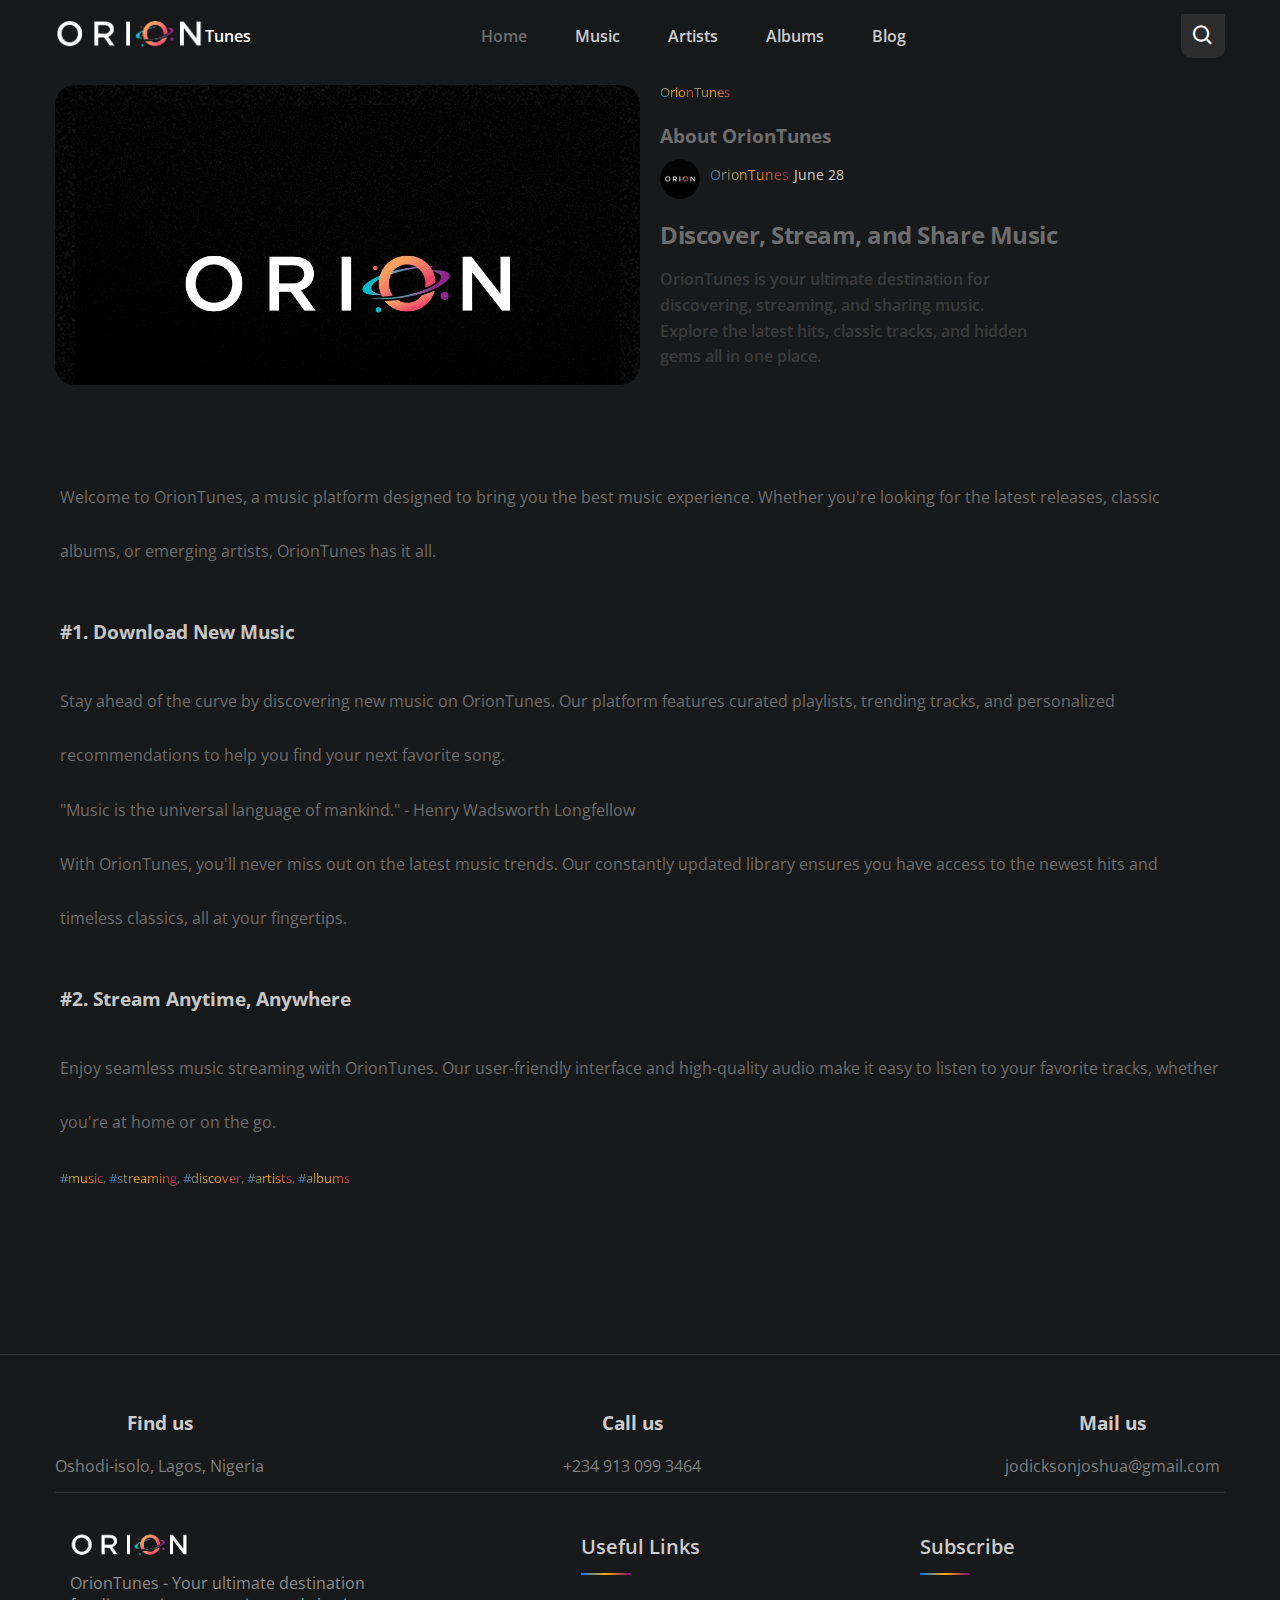
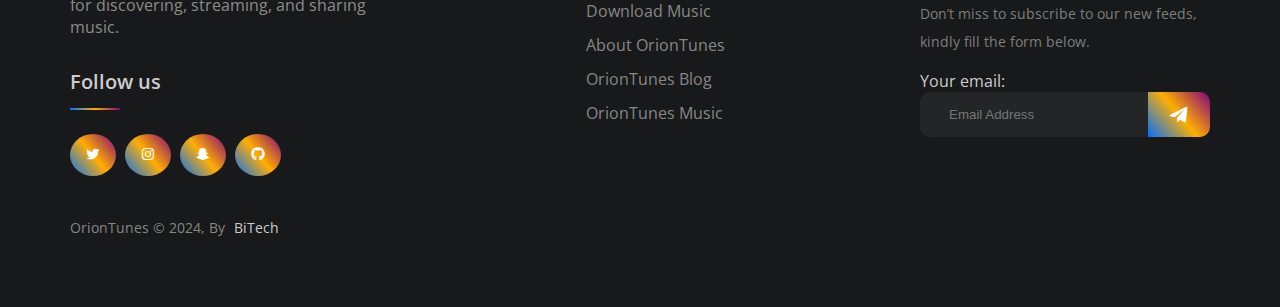
<file: about.html>
<!DOCTYPE html>
<html lang="en">

<head>
    <meta charset="UTF-8">
    <meta name="viewport" content="width=device-width, initial-scale=1.0">
    <link rel="shortcut icon" href="orion-fav.jpg" type="image/x-icon">
    <!--=============== BOXICONS ===============-->
    <link rel="stylesheet" href="https://cdn.jsdelivr.net/npm/boxicons@latest/css/boxicons.min.css">
    <!--=============== CSS ===============-->
    <link rel="stylesheet" href="https://unpkg.com/swiper/swiper-bundle.min.css">
    <link rel="stylesheet" href="assets/css/styles.css">
    <link rel="stylesheet" href="blog.css">
    <title>OrionTunes - About</title>
</head>

<body style="background-color: var(--body-color);">
    <!--=============== HEADER ===============-->
    <header class="header" id="header">
        <nav class="nav container">
            <a href="index.html" class="nav__logo">
                <img src="orion-logo.png" alt="OrionTunes Logo" width="150px" height="30px"><span class="tv">Tunes</span>
            </a>
            <div class="nav__menu" id="nav-menu">
                <ul class="nav__list">
                    <li class="nav__item">
                        <a href="index.html" class="nav__link active-link">
                            <i class='bx bx-home-alt nav__icon'></i>
                            <span class="nav__name">Home</span>
                        </a>
                    </li>
                    <li class="nav__item">
                        <a href="music.html" class="nav__link">
                            <i class='bx bx-music nav__icon'></i>
                            <span class="nav__name">Music</span>
                        </a>
                    </li>
                    <li class="nav__item">
                        <a href="artists.html" class="nav__link">
                            <i class='bx bx-user nav__icon'></i>
                            <span class="nav__name">Artists</span>
                        </a>
                    </li>
                    <li class="nav__item">
                        <a href="albums.html" class="nav__link">
                            <i class='bx bx-album nav__icon'></i>
                            <span class="nav__name">Albums</span>
                        </a>
                    </li>
                    <li class="nav__item">
                        <a href="news.html" class="nav__link">
                            <i class='bx bx-news nav__icon'></i>
                            <span class="nav__name">Blog</span>
                        </a>
                    </li>
                </ul>
            </div>
            <a href="search.html" class="search-link"><i class="bx bx-search nav__search-icon"></i></a>
        </nav>
    </header>

    <div class="bg-secondary">
        <div class="container">
            <div class="row">
                <div class="column pd-left" style="background-image:url(orion-fav.jpg);"><img src="ovt.jpg" alt=""></div>
                <div class="column right">
                    <div>
                        <small>
                            <a href="index.html" class="text-white">Orion</a><a href="index.html" class="text-white">Tunes</a>
                        </small>
                    </div>
                    <h1 class="font-weight-bold">About OrionTunes</h1>
                    <div class="author-details">
                        <div class="author-info" style="display: flex; justify-content: space-between;">
                            <img src="orion-fav-modified (1).png" />
                            <small>
                                <a href="about.html" class="text-white">OrionTunes</a>
                                <span>June 28</span>
                            </small>
                        </div>
                    </div>
                    <!-- Headline -->
                    <p class="feature-title">Discover, Stream, and Share Music</p>
                    <p class="feature-description">OrionTunes is your ultimate destination for discovering, streaming, and sharing music. Explore the latest hits, classic tracks, and hidden gems all in one place.</p>
                </div>
            </div>
        </div>
    </div>
    
    <div class="content">
        <div class="containero">
            <div class="text-secondary">
                <p>Welcome to OrionTunes, a music platform designed to bring you the best music experience. Whether you're looking for the latest releases, classic albums, or emerging artists, OrionTunes has it all.</p>
    
                <h3 class="font-weight-bold" style="color: #ffffffc4;">#1. Download New Music</h3>
                <p>Stay ahead of the curve by discovering new music on OrionTunes. Our platform features curated playlists, trending tracks, and personalized recommendations to help you find your next favorite song.</p>
    
                <blockquote class="text-primary">"Music is the universal language of mankind." - Henry Wadsworth Longfellow</blockquote>
    
                <p>With OrionTunes, you'll never miss out on the latest music trends. Our constantly updated library ensures you have access to the newest hits and timeless classics, all at your fingertips.</p>
    
                <h3 class="font-weight-bold" style="color: #ffffffc4;">#2. Stream Anytime, Anywhere</h3>
                <p>Enjoy seamless music streaming with OrionTunes. Our user-friendly interface and high-quality audio make it easy to listen to your favorite tracks, whether you're at home or on the go.</p>
    
                <div>
                    <small>
                        <a href="#" class="text-primary">#music</a>, <a href="#" class="text-primary">#streaming</a>, <a href="#" class="text-primary">#discover</a>, <a href="#" class="text-primary">#artists</a>, <a href="#" class="text-primary">#albums</a>
                    </small>
                </div>
    
            </div>
        </div>
        
    </div>

    <footer class="footer-section">
        <div class="container">
            <div class="footer-cta ">
                <div class="gig" >
                    <div class="genz">
                        <div class="single-cta">
                            <i class="fas fa-map-marker-alt"></i>
                            <div class="footer--heading">
                                <h3 style="margin-bottom: 20px;">Find us</h3>
                                <span style="color: #7f7f7f;">Oshodi-isolo, Lagos, Nigeria</span>
                            </div>
                        </div>
                    </div>
                    <div class="genz">
                        <div class="single-cta">
                            <div class="single-cta">
                                <i class="fas fa-map-marker-alt"></i>
                                <div class="footer--heading">
                                    <h3 style="margin-bottom: 20px;">Call us</h3>
                                <a href="tel:+2349130993464" class="link" style="color: #7f7f7f;">+234 913 099 3464</a>
                            </div>
                        </div>
                        </div>
                    </div>
                    <div class="genz">
                        <div class="single-cta">
                            <i class="fas fa-map-marker-alt"></i>
                            <div class="footer--heading">
                                <h3 style="margin-bottom: 20px;">Mail us</h3>
                                <a href="mailto:jodicksonjoshua@gmail.com" class="link" style="color: #7f7f7f;">jodicksonjoshua@gmail.com</a>
                            </div>
                            </div>
                        </div>
                    </div>
                </div>
            </div>
            <div class="footer-content ">
                <div class="gen">
                    <div class="">
                        <div class="footer-widget">
                            <div class="footer-logo">
                                <a href="index.html" style="text-align: center; align-items: center; display: flex; width: 100%;">
                                    <img src="orion-logo.png" class="img-fluid" width="120" height="auto" alt="logo">

                                </a>
                                <p style="margin-top: 15px; max-width: 320px; white-space-collapse: collapse; color: #8c8c8c;">OrionTunes - Your ultimate destination for discovering, streaming, and sharing music.</p>
                            </div>
                            <div class="footer-text">
                                <!-- Lorem ipsum dolor sit, amet consectetur adipisicing elit. Impedit, doloribus esse rem necessitatibus eius exercitationem! -->
                            </div>
                            <div class="footer-social-icon " style="margin-top: 10px;">
                                <div class="footer-widget-heading" style="margin-bottom: -10px;">
                                    <h3>Follow us</h3>
                                </div>
                                <a href="https://x.com/Dickson53194258" class="oj"><i class='bx bxl-twitter'  style="color: white;"></i></a>
                                <a href="https://www.instagram.com/bi_tech2.0/" class="oj"><i class='bx bxl-instagram'  style="color: white;"></i></a>
                                <a href="https://github.com/bi-Tech2" class="oj"><i class='bx bxl-snapchat'  style="color: white;"></i></a>
                                <a href="https://web.snapchat.com/389ca514-e490-5b04-857a-35fc5c40f155" class="oj"><i class='bx bxl-github'  style="color: white;"></i></a>
                            </div>
                        </div>
                    </div>
                    <div class="spirit">
                        <div class="footer-widget">
                            <div class="footer-widget-heading">
                                <h3>Useful Links</h3>
                            </div>
                            <ul >
                                <li><a href="download.html" class="link">Download Music</a></li>
                                <li><a href="about.html" class="link">About OrionTunes</a></li>
                                <li><a href="news.html" class="link">OrionTunes Blog</a></li>
                                <li><a href="music.html" class="link">OrionTunes Music</a></li>
                                
                            </ul>
                        </div>
                    </div>
                    <div class="ghost" >
                        <div class="footer-widget">
                            <div class="footer-widget-heading">
                                <h3>Subscribe</h3>
                            </div>
                            <div class="footer-text mb-25">
                                <p>Don’t miss to subscribe to our new feeds, kindly fill the form below.</p>
                            </div>
                            <div class="subscribe-form">
                                <form action="https://formspree.io/f/xvgppbqr" method="POST">
                                    <label>
                                        Your email:
                                        <input type="email" name="email" placeholder="Email Address" required>
                                    </label>
                                    <button type="submit" style="margin-top: 22px; max-height: 45px;"><i class='bx bxl-telegram'></i></button>
                                </form>
                            </div>
                        </div>
                    </div>
                </div>
            </div>
        </div>
        <div class="copyright-area">
                    <div class="col-xl-6 col-lg-6 text-center text-lg-left">
                        <div class="copyright-text">
                            <p>OrionTunes &copy; 2024, By <a href="https://www.instagram.com/bi_tech2.0/" class="link">BiTech</a></p>
                        </div>
                    </div>
        </div>
    </footer>
</body>
</html>
</file>
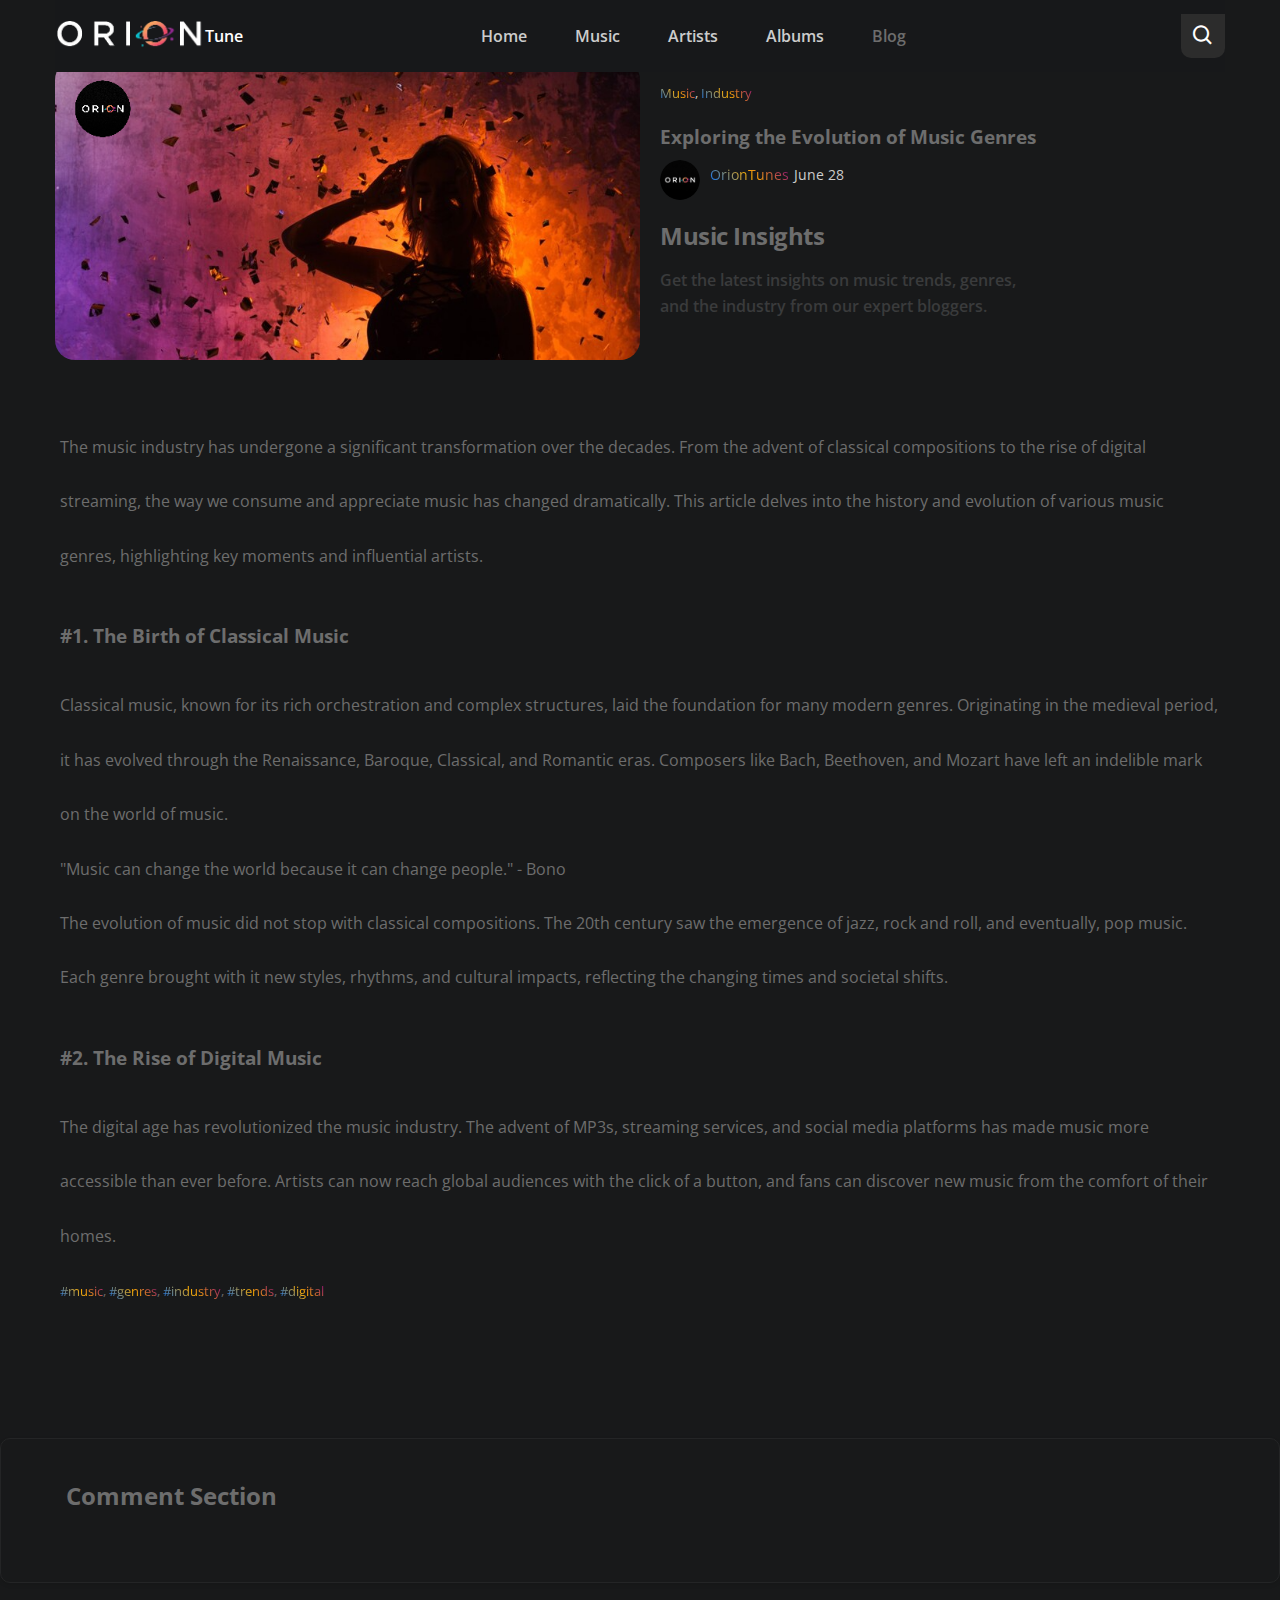
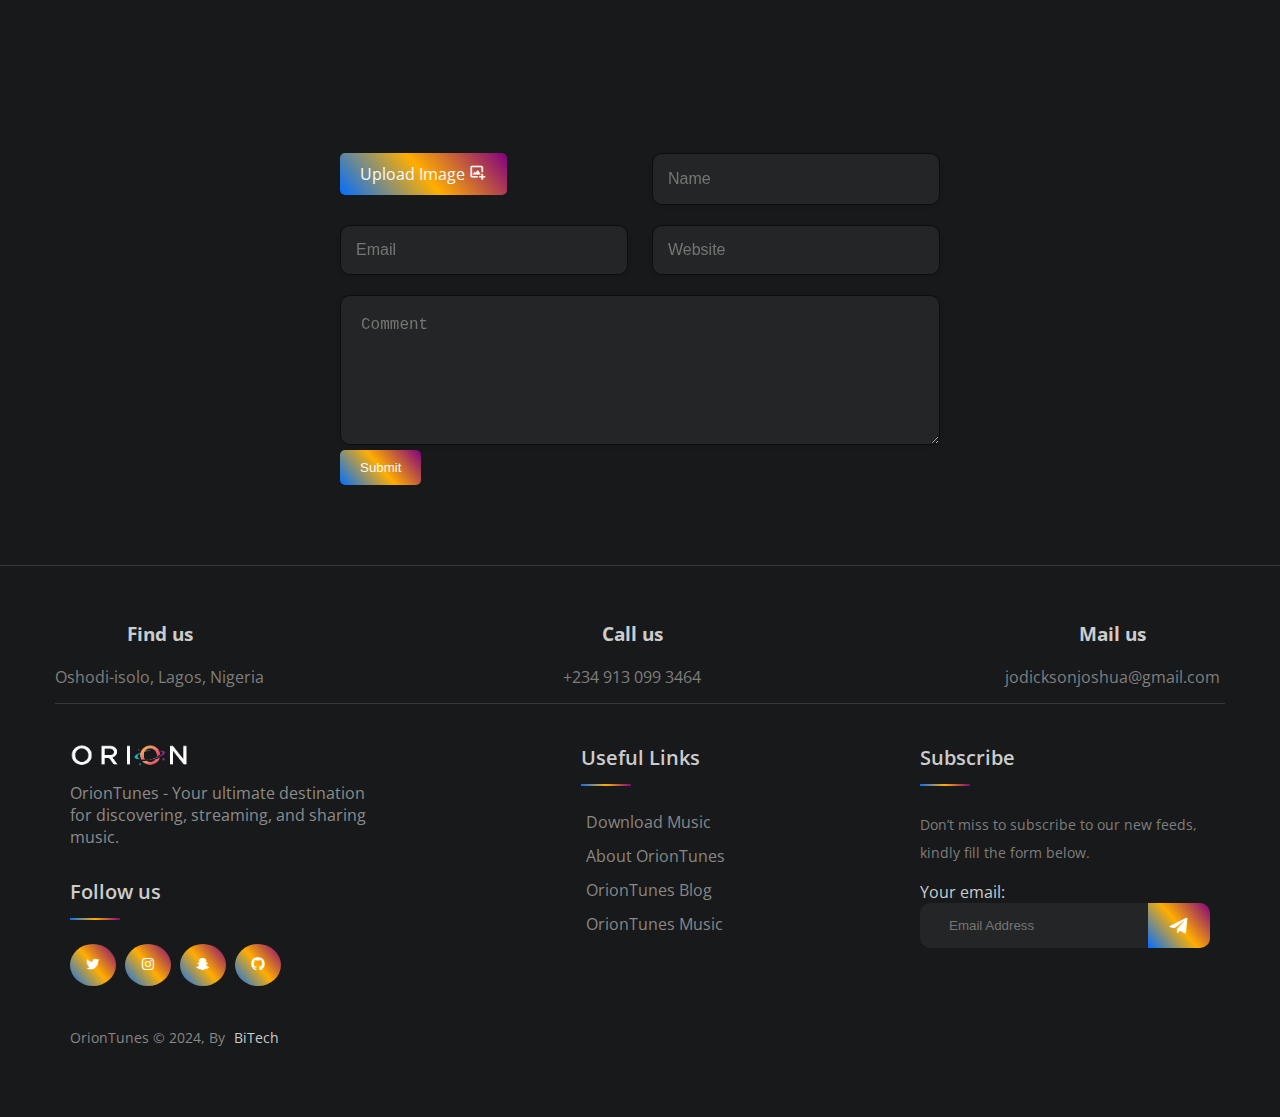
<file: insight.html>
<!DOCTYPE html>
<html lang="en">

<head>
    <meta charset="UTF-8">
    <meta name="viewport" content="width=device-width, initial-scale=1.0">
    <link rel="shortcut icon" href="orion-fav.jpg" type="image/x-icon">
    <!--=============== BOXICONS ===============-->
    <link rel="stylesheet" href="https://cdn.jsdelivr.net/npm/boxicons@latest/css/boxicons.min.css">
    <!--=============== CSS ===============-->
    <link rel="stylesheet" href="https://unpkg.com/swiper/swiper-bundle.min.css">
    <link rel="stylesheet" href="assets/css/styles.css">
    <link rel="stylesheet" href="blog.css">
    <title>OrionTune - Blog</title>
</head>

<body style="background-color: var(--body-color);">
    <!--=============== HEADER ===============-->
    <header class="header" id="header">
        <nav class="nav container">
            <a href="index.html" class="nav__logo">
                <img src="orion-logo.png" alt="OrionTune Logo" width="150px" height="30px"><span class="tv">Tune</span>
            </a>
            <div class="nav__menu" id="nav-menu">
                <ul class="nav__list">
                    <li class="nav__item">
                        <a href="index.html" class="nav__link ">
                            <i class='bx bx-home-alt nav__icon'></i>
                            <span class="nav__name">Home</span>
                        </a>
                    </li>
                    <li class="nav__item">
                        <a href="music.html" class="nav__link">
                            <i class='bx bx-music nav__icon'></i>
                            <span class="nav__name">Music</span>
                        </a>
                    </li>
                    <li class="nav__item">
                        <a href="artists.html" class="nav__link">
                            <i class='bx bx-user nav__icon'></i>
                            <span class="nav__name">Artists</span>
                        </a>
                    </li>
                    <li class="nav__item">
                        <a href="albums.html" class="nav__link">
                            <i class='bx bx-album nav__icon'></i>
                            <span class="nav__name">Albums</span>
                        </a>
                    </li>
                    <li class="nav__item">
                        <a href="news.html" class="nav__link active-link">
                            <i class='bx bx-news nav__icon'></i>
                            <span class="nav__name">Blog</span>
                        </a>
                    </li>
                </ul>
            </div>
            <a href="search.html" class="search-link"><i class="bx bx-search nav__search-icon"></i></a>
        </nav>
    </header>


    <div class="bg-secondary">
        <div class="container">
            <div class="row">
                <div class="column left" style="background-image:url(2w-overlay.jpg);"></div>
                <div class="column right">
                    <div>
                        <small>
                            <a href="music.html" class="text-white">Music</a>, <a href="music.html" class="text-white">Industry</a>
                        </small>
                    </div>
                    <h1 class="font-weight-bold">Exploring the Evolution of Music Genres</h1>
                    <div class="author-details">
                        <div class="author-info" style="display: flex; justify-content: space-between;">
                            <img src="orion-fav-modified (1).png" />
                            <small>
                                <a href="about.html" class="text-white">OrionTunes</a>
                                <span>June 28</span>
                            </small>
                        </div>
                    </div>
                    <!-- Headline -->
                    <p class="feature-title">Music Insights</p>
                    <p class="feature-description">Get the latest insights on music trends, genres, and the industry from our expert bloggers.</p>
                </div>
            </div>
        </div>
    </div>
    
    <div class="content">
        <div class="containero">
            <div class="text-secondary">
                <p>The music industry has undergone a significant transformation over the decades. From the advent of classical compositions to the rise of digital streaming, the way we consume and appreciate music has changed dramatically. This article delves into the history and evolution of various music genres, highlighting key moments and influential artists.</p>
    
                <h3 class="font-weight-bold">#1. The Birth of Classical Music</h3>
                <p>Classical music, known for its rich orchestration and complex structures, laid the foundation for many modern genres. Originating in the medieval period, it has evolved through the Renaissance, Baroque, Classical, and Romantic eras. Composers like Bach, Beethoven, and Mozart have left an indelible mark on the world of music.</p>
    
                <blockquote class="text-primary">"Music can change the world because it can change people." - Bono</blockquote>
    
                <p>The evolution of music did not stop with classical compositions. The 20th century saw the emergence of jazz, rock and roll, and eventually, pop music. Each genre brought with it new styles, rhythms, and cultural impacts, reflecting the changing times and societal shifts.</p>
    
                <h3 class="font-weight-bold">#2. The Rise of Digital Music</h3>
                <p>The digital age has revolutionized the music industry. The advent of MP3s, streaming services, and social media platforms has made music more accessible than ever before. Artists can now reach global audiences with the click of a button, and fans can discover new music from the comfort of their homes.</p>
    
                <div>
                    <small>
                        <a href="#" class="text-primary">#music</a>, <a href="#" class="text-primary">#genres</a>, <a href="#" class="text-primary">#industry</a>, <a href="#" class="text-primary">#trends</a>, <a href="#" class="text-primary">#digital</a>
                    </small>
                </div>
    
            </div>
        </div>
        
    </div>
        <!-- Comment Section Start-->

        
    <script>
        document.addEventListener('DOMContentLoaded', function () {
    const form = document.getElementById('comment-form');
    const resultsContainer = document.getElementById('results');
    const pageId = document.querySelector('.main-containerr').getAttribute('data-page-id');
    const localStorageKey = `commentsData_${pageId}`;

    loadComments();

    form.addEventListener('submit', function (event) {
        event.preventDefault();
        const formData = new FormData(form);
        const file = formData.get('user-img');
        const name = formData.get('name');
        const email = formData.get('email');
        const website = formData.get('website');
        const comment = formData.get('comment');

        const reader = new FileReader();
        reader.onload = function (e) {
            const userImg = e.target.result;
            const data = { userImg, name, email, website, comment };
            saveComment(data);
            addCommentToDOM(data);
            form.reset();
        };
        reader.readAsDataURL(file);
    });

    function saveComment(data) {
        let comments = JSON.parse(localStorage.getItem(localStorageKey)) || [];
        comments.push(data);
        localStorage.setItem(localStorageKey, JSON.stringify(comments));
    }

    function loadComments() {
        const comments = JSON.parse(localStorage.getItem(localStorageKey)) || [];
        comments.forEach(addCommentToDOM);
    }

    function addCommentToDOM(data) {
        const commentItem = document.createElement('div');
        commentItem.className = 'comment-item';
        commentItem.innerHTML = `
            <img src="${data.userImg}" alt="${data.name}'s image" class="imgg">
            <div class="comment-content">
                <strong>${data.name}</strong><br> (<a href="mailto:${data.email}" class="maili">${data.email}</a>)<br><br>
                ${data.website ? `<a href="${data.website}" target="_blank" class="linki">${data.website}</a><br>` : ''}
                <p class="pag">${data.comment}</p>
            </div>
            <span class="delete-btn">Delete</span>
        `;
        resultsContainer.appendChild(commentItem);

        commentItem.querySelector('.delete-btn').addEventListener('click', function () {
            deleteComment(data, commentItem);
        });
    }

    function deleteComment(data, element) {
        let comments = JSON.parse(localStorage.getItem(localStorageKey)) || [];
        comments = comments.filter(comment => comment.comment !== data.comment || comment.email !== data.email);
        localStorage.setItem(localStorageKey, JSON.stringify(comments));
        element.remove();
    }
});

    </script>
        
    
        <div class="bg-dark">
            <div class="main-containerr">
                <div class="form-container">
                    <form id="comment-form">
                        <div class="form-row">
                            <label for="file-upload" class="custom-file-upload">
                                Upload Image <i class='bx bx-image-add' style="font-size: 1.1rem; margin-bottom: -15px;"></i>
                            </label>
                            <input class="input" id="file-upload" type="file" name="user-img" accept="image/*" required>
                            <input class="input fer" type="text" name="name" placeholder="Name" required>
                        </div>
                        <div class="form-row">
                            <input class="input" type="email" name="email" placeholder="Email" required>
                            <input class="input" type="url" name="website" placeholder="Website">
                        </div>
                        <textarea class="textarea" name="comment" placeholder="Comment" required></textarea><br>
                        <button type="submit" class="nag">Submit</button>
                    </form>
                </div> 
                <div id="results" class="results-container">
                    <h2 class="text-white" style="margin-bottom: 50px;margin-top: 20px; margin-left: 25px;">Comment Section</h2>
    
                </div>
            </div>
        </div>
        <!-- Comment Section end-->



        <footer class="footer-section">
            <div class="container">
                <div class="footer-cta ">
                    <div class="gig" >
                        <div class="genz">
                            <div class="single-cta">
                                <i class="fas fa-map-marker-alt"></i>
                                <div class="footer--heading">
                                    <h3 style="margin-bottom: 20px;">Find us</h3>
                                    <span style="color: #7f7f7f;">Oshodi-isolo, Lagos, Nigeria</span>
                                </div>
                            </div>
                        </div>
                        <div class="genz">
                            <div class="single-cta">
                                <div class="single-cta">
                                    <i class="fas fa-map-marker-alt"></i>
                                    <div class="footer--heading">
                                        <h3 style="margin-bottom: 20px;">Call us</h3>
                                    <a href="tel:+2349130993464" class="link" style="color: #7f7f7f;">+234 913 099 3464</a>
                                </div>
                            </div>
                            </div>
                        </div>
                        <div class="genz">
                            <div class="single-cta">
                                <i class="fas fa-map-marker-alt"></i>
                                <div class="footer--heading">
                                    <h3 style="margin-bottom: 20px;">Mail us</h3>
                                    <a href="mailto:jodicksonjoshua@gmail.com" class="link" style="color: #7f7f7f;">jodicksonjoshua@gmail.com</a>
                                </div>
                                </div>
                            </div>
                        </div>
                    </div>
                </div>
                <div class="footer-content ">
                    <div class="gen">
                        <div class="">
                            <div class="footer-widget">
                                <div class="footer-logo">
                                    <a href="index.html" style="text-align: center; align-items: center; display: flex; width: 100%;">
                                        <img src="orion-logo.png" class="img-fluid" width="120" height="auto" alt="logo">
    
                                    </a>
                                    <p style="margin-top: 15px; max-width: 320px; white-space-collapse: collapse; color: #8c8c8c;">OrionTunes - Your ultimate destination for discovering, streaming, and sharing music.</p>
                                </div>
                                <div class="footer-text">
                                    <!-- Lorem ipsum dolor sit, amet consectetur adipisicing elit. Impedit, doloribus esse rem necessitatibus eius exercitationem! -->
                                </div>
                                <div class="footer-social-icon " style="margin-top: 10px;">
                                    <div class="footer-widget-heading" style="margin-bottom: -10px;">
                                        <h3>Follow us</h3>
                                    </div>
                                    <a href="https://x.com/Dickson53194258" class="oj"><i class='bx bxl-twitter'  style="color: white;"></i></a>
                                    <a href="https://www.instagram.com/bi_tech2.0/" class="oj"><i class='bx bxl-instagram'  style="color: white;"></i></a>
                                    <a href="https://github.com/bi-Tech2" class="oj"><i class='bx bxl-snapchat'  style="color: white;"></i></a>
                                    <a href="https://web.snapchat.com/389ca514-e490-5b04-857a-35fc5c40f155" class="oj"><i class='bx bxl-github'  style="color: white;"></i></a>
                                </div>
                            </div>
                        </div>
                        <div class="spirit">
                            <div class="footer-widget">
                                <div class="footer-widget-heading">
                                    <h3>Useful Links</h3>
                                </div>
                                <ul >
                                    <li><a href="download.html" class="link">Download Music</a></li>
                                    <li><a href="about.html" class="link">About OrionTunes</a></li>
                                    <li><a href="news.html" class="link">OrionTunes Blog</a></li>
                                    <li><a href="music.html" class="link">OrionTunes Music</a></li>
                                    
                                </ul>
                            </div>
                        </div>
                        <div class="ghost" >
                            <div class="footer-widget">
                                <div class="footer-widget-heading">
                                    <h3>Subscribe</h3>
                                </div>
                                <div class="footer-text mb-25">
                                    <p>Don’t miss to subscribe to our new feeds, kindly fill the form below.</p>
                                </div>
                                <div class="subscribe-form">
                                    <form action="https://formspree.io/f/xvgppbqr" method="POST">
                                        <label>
                                            Your email:
                                            <input type="email" name="email" placeholder="Email Address" required>
                                        </label>
                                        <button type="submit" style="margin-top: 22px; max-height: 45px;"><i class='bx bxl-telegram'></i></button>
                                    </form>
                                </div>
                            </div>
                        </div>
                    </div>
                </div>
            </div>
            <div class="copyright-area">
                        <div class="col-xl-6 col-lg-6 text-center text-lg-left">
                            <div class="copyright-text">
                                <p>OrionTunes &copy; 2024, By <a href="https://www.instagram.com/bi_tech2.0/" class="link">BiTech</a></p>
                            </div>
                        </div>
            </div>
        </footer>
</body>
</html>
</file>
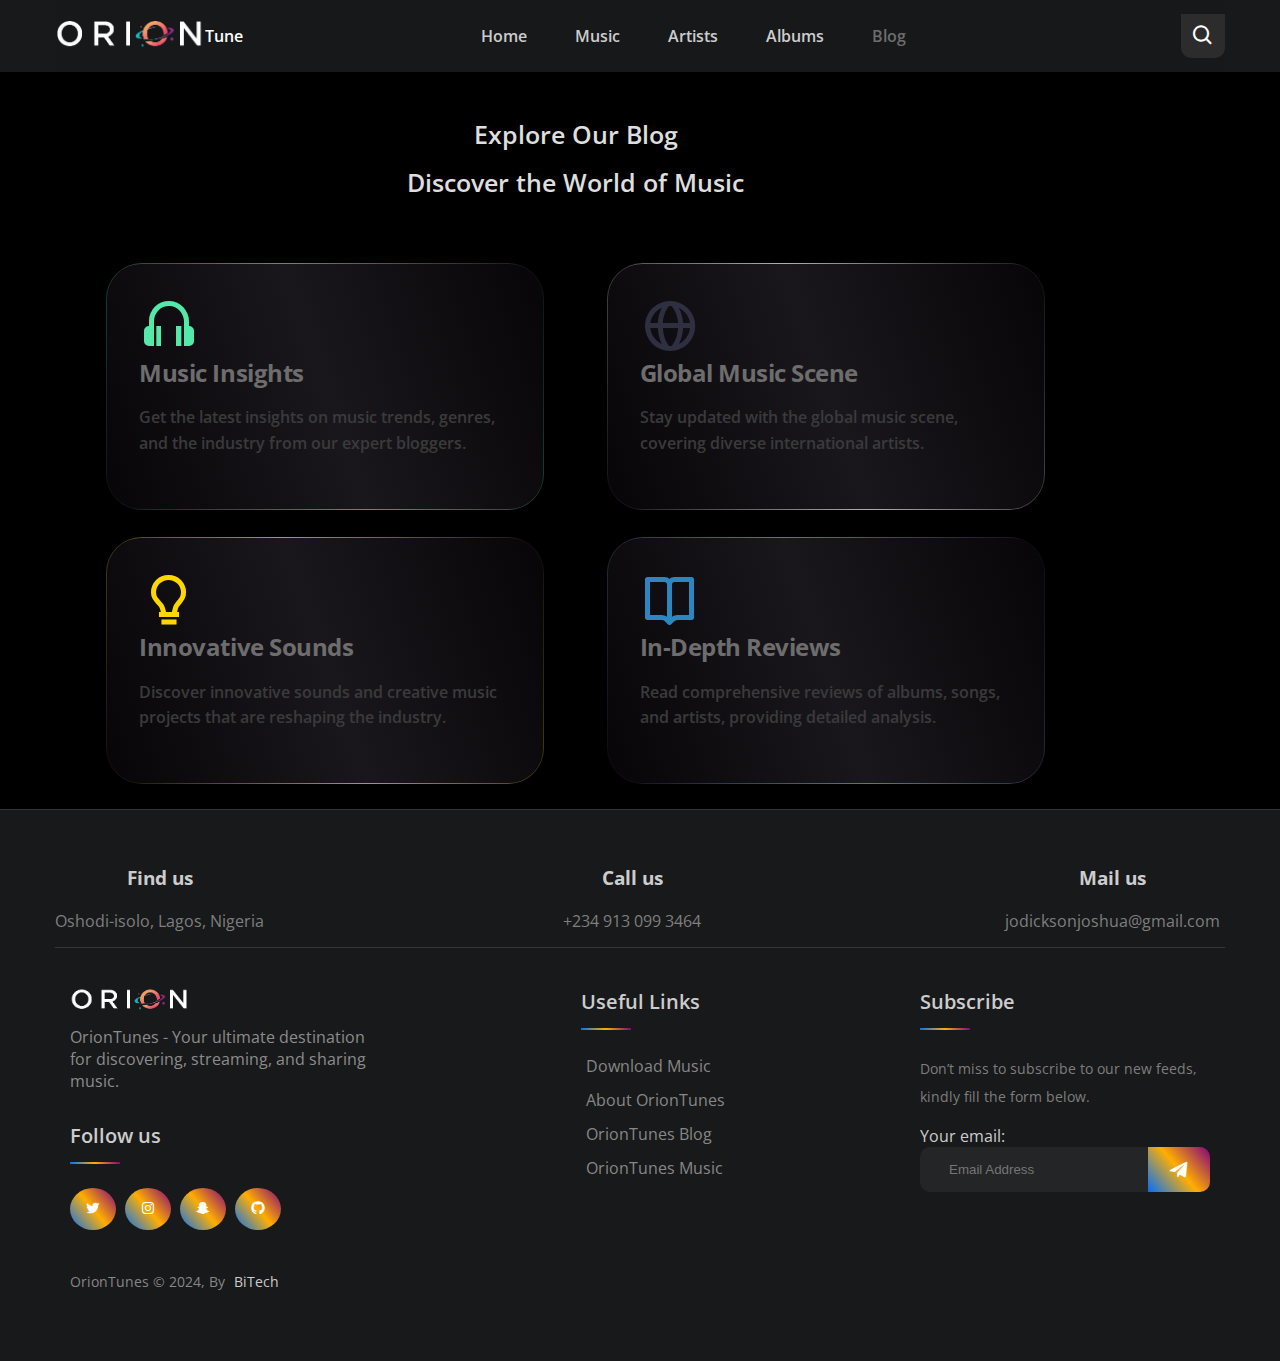
<file: news.html>
<!DOCTYPE html>
<html lang="en">

<head>
    <meta charset="UTF-8">
    <meta name="viewport" content="width=device-width, initial-scale=1.0">
    <link rel="shortcut icon" href="orion-fav.jpg" type="image/x-icon">
    <!--=============== BOXICONS ===============-->
    <link rel="stylesheet" href="https://cdn.jsdelivr.net/npm/boxicons@latest/css/boxicons.min.css">
    <!--=============== CSS ===============-->
    <link rel="stylesheet" href="https://unpkg.com/swiper/swiper-bundle.min.css">
    <link rel="stylesheet" href="assets/css/styles.css">
    <link rel="stylesheet" href="blog.css">
    <title>OrionTune - Blog</title>
</head>

<body>
    <!--=============== HEADER ===============-->
    <header class="header" id="header">
        <nav class="nav container">
            <a href="index.html" class="nav__logo">
                <img src="orion-logo.png" alt="OrionTune Logo" width="150px" height="30px"><span class="tv">Tune</span>
            </a>
            <div class="nav__menu" id="nav-menu">
                <ul class="nav__list">
                    <li class="nav__item">
                        <a href="index.html" class="nav__link ">
                            <i class='bx bx-home-alt nav__icon'></i>
                            <span class="nav__name">Home</span>
                        </a>
                    </li>
                    <li class="nav__item">
                        <a href="music.html" class="nav__link">
                            <i class='bx bx-music nav__icon'></i>
                            <span class="nav__name">Music</span>
                        </a>
                    </li>
                    <li class="nav__item">
                        <a href="artists.html" class="nav__link">
                            <i class='bx bx-user nav__icon'></i>
                            <span class="nav__name">Artists</span>
                        </a>
                    </li>
                    <li class="nav__item">
                        <a href="albums.html" class="nav__link">
                            <i class='bx bx-album nav__icon'></i>
                            <span class="nav__name">Albums</span>
                        </a>
                    </li>
                    <li class="nav__item">
                        <a href="news.html" class="nav__link active-link">
                            <i class='bx bx-news nav__icon'></i>
                            <span class="nav__name">Blog</span>
                        </a>
                    </li>
                </ul>
            </div>
            <a href="search.html" class="search-link"><i class="bx bx-search nav__search-icon"></i></a>
        </nav>
    </header><br><br><br><br><br>

    <div class="main-container">
        <p class="main-title">Explore Our Blog<br>Discover the World of Music</p>
    
        <div class="cards-grid">
            <a href="insight.html"><div class="feature-card">
                <div class="card-content green-gradient">
                    <i class='bx bx-headphone' style="font-size: 60px; color: #54E8A9;"></i>
                    <p class="feature-title">Music Insights</p>
                    <p class="feature-description">Get the latest insights on music trends, genres, and the industry from our expert bloggers.</p>
                </div>
            </div>
            </a>
    
            <a href="insight.html"><div class="feature-card">
                <div class="card-content white-gradient">
                    <i class='bx bx-globe' style="font-size: 60px; color: #2E3042;"></i>
                    <p class="feature-title">Global Music Scene</p>
                    <p class="feature-description">Stay updated with the global music scene, covering diverse international artists.</p>
                </div>
            </div>
            </a>
    
            <a href="insight.html"><div class="feature-card">
                <div class="card-content yellow-gradient">
                    <i class='bx bx-bulb' style="font-size: 60px; color: #FFD700;"></i>
                    <p class="feature-title">Innovative Sounds</p>
                    <p class="feature-description">Discover innovative sounds and creative music projects that are reshaping the industry.</p>
                </div>
            </div>
            </a>
    
            <a href="insight.html"><div class="feature-card">
                <div class="card-content blue-gradient">
                    <i class='bx bx-book-open' style="font-size: 60px; color: #2E86C1;"></i>
                    <p class="feature-title">In-Depth Reviews</p>
                    <p class="feature-description">Read comprehensive reviews of albums, songs, and artists, providing detailed analysis.</p>
                </div>
            </div>
            </a>
        </div>
    </div>

    <footer class="footer-section">
        <div class="container">
            <div class="footer-cta ">
                <div class="gig" >
                    <div class="genz">
                        <div class="single-cta">
                            <i class="fas fa-map-marker-alt"></i>
                            <div class="footer--heading">
                                <h3 style="margin-bottom: 20px;">Find us</h3>
                                <span style="color: #7f7f7f;">Oshodi-isolo, Lagos, Nigeria</span>
                            </div>
                        </div>
                    </div>
                    <div class="genz">
                        <div class="single-cta">
                            <div class="single-cta">
                                <i class="fas fa-map-marker-alt"></i>
                                <div class="footer--heading">
                                    <h3 style="margin-bottom: 20px;">Call us</h3>
                                <a href="tel:+2349130993464" class="link" style="color: #7f7f7f;">+234 913 099 3464</a>
                            </div>
                        </div>
                        </div>
                    </div>
                    <div class="genz">
                        <div class="single-cta">
                            <i class="fas fa-map-marker-alt"></i>
                            <div class="footer--heading">
                                <h3 style="margin-bottom: 20px;">Mail us</h3>
                                <a href="mailto:jodicksonjoshua@gmail.com" class="link" style="color: #7f7f7f;">jodicksonjoshua@gmail.com</a>
                            </div>
                            </div>
                        </div>
                    </div>
                </div>
            </div>
            <div class="footer-content ">
                <div class="gen">
                    <div class="">
                        <div class="footer-widget">
                            <div class="footer-logo">
                                <a href="index.html" style="text-align: center; align-items: center; display: flex; width: 100%;">
                                    <img src="orion-logo.png" class="img-fluid" width="120" height="auto" alt="logo">

                                </a>
                                <p style="margin-top: 15px; max-width: 320px; white-space-collapse: collapse; color: #8c8c8c;">OrionTunes - Your ultimate destination for discovering, streaming, and sharing music.</p>
                            </div>
                            <div class="footer-text">
                                <!-- Lorem ipsum dolor sit, amet consectetur adipisicing elit. Impedit, doloribus esse rem necessitatibus eius exercitationem! -->
                            </div>
                            <div class="footer-social-icon " style="margin-top: 10px;">
                                <div class="footer-widget-heading" style="margin-bottom: -10px;">
                                    <h3>Follow us</h3>
                                </div>
                                <a href="https://x.com/Dickson53194258" class="oj"><i class='bx bxl-twitter'  style="color: white;"></i></a>
                                <a href="https://www.instagram.com/bi_tech2.0/" class="oj"><i class='bx bxl-instagram'  style="color: white;"></i></a>
                                <a href="https://github.com/bi-Tech2" class="oj"><i class='bx bxl-snapchat'  style="color: white;"></i></a>
                                <a href="https://web.snapchat.com/389ca514-e490-5b04-857a-35fc5c40f155" class="oj"><i class='bx bxl-github'  style="color: white;"></i></a>
                            </div>
                        </div>
                    </div>
                    <div class="spirit">
                        <div class="footer-widget">
                            <div class="footer-widget-heading">
                                <h3>Useful Links</h3>
                            </div>
                            <ul >
                                <li><a href="download.html" class="link">Download Music</a></li>
                                <li><a href="about.html" class="link">About OrionTunes</a></li>
                                <li><a href="news.html" class="link">OrionTunes Blog</a></li>
                                <li><a href="music.html" class="link">OrionTunes Music</a></li>
                                
                            </ul>
                        </div>
                    </div>
                    <div class="ghost" >
                        <div class="footer-widget">
                            <div class="footer-widget-heading">
                                <h3>Subscribe</h3>
                            </div>
                            <div class="footer-text mb-25">
                                <p>Don’t miss to subscribe to our new feeds, kindly fill the form below.</p>
                            </div>
                            <div class="subscribe-form">
                                <form action="https://formspree.io/f/xvgppbqr" method="POST">
                                    <label>
                                        Your email:
                                        <input type="email" name="email" placeholder="Email Address" required>
                                    </label>
                                    <button type="submit" style="margin-top: 22px; max-height: 45px;"><i class='bx bxl-telegram'></i></button>
                                </form>
                            </div>
                        </div>
                    </div>
                </div>
            </div>
        </div>
        <div class="copyright-area">
                    <div class="col-xl-6 col-lg-6 text-center text-lg-left">
                        <div class="copyright-text">
                            <p>OrionTunes &copy; 2024, By <a href="https://www.instagram.com/bi_tech2.0/" class="link">BiTech</a></p>
                        </div>
                    </div>
        </div>
    </footer>
</body>
</html>
</file>
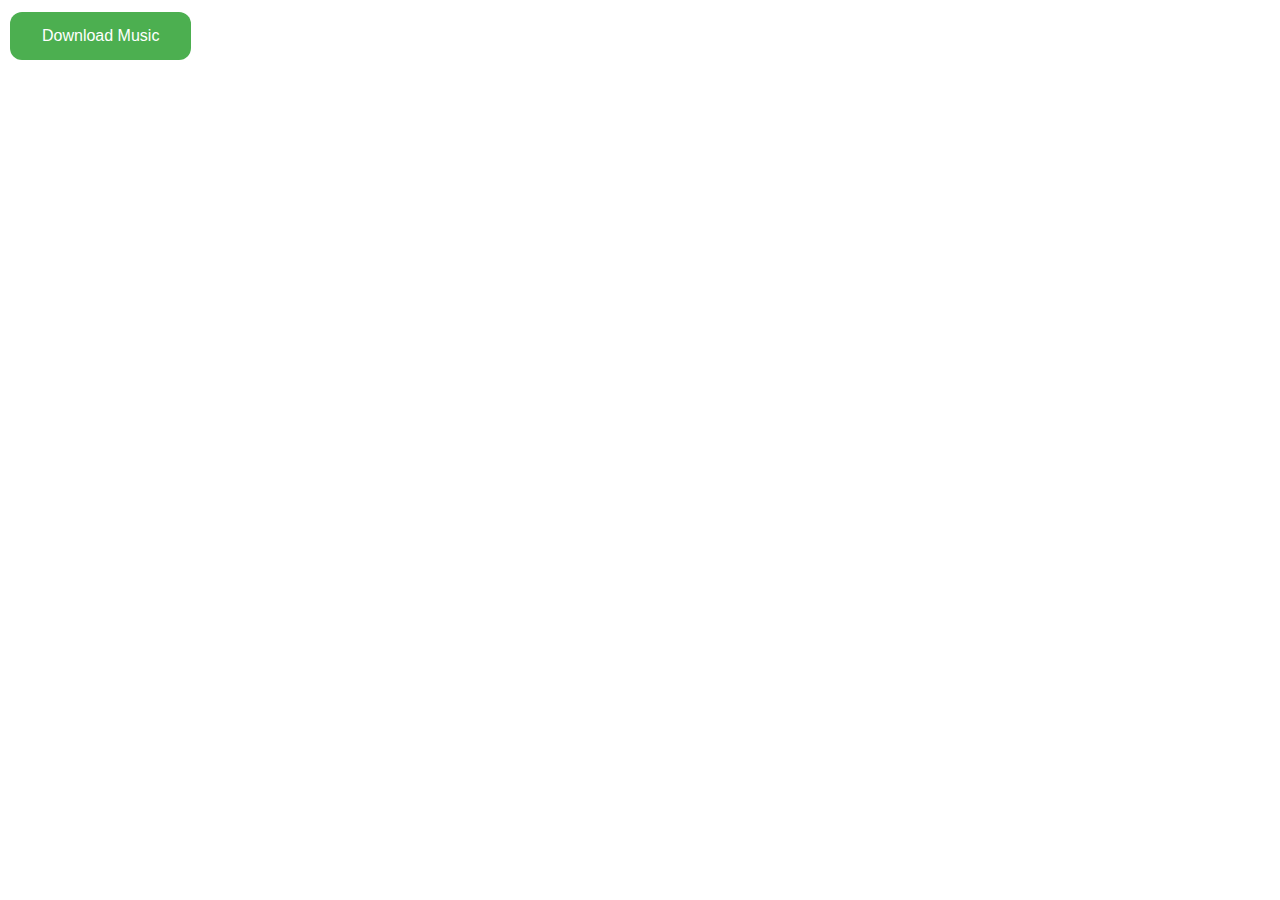
<file: player.html>
<!DOCTYPE html>
<html lang="en">
<head>
    <meta charset="UTF-8">
    <meta name="viewport" content="width=device-width, initial-scale=1.0">
    <title>Download Music</title>
    <style>
        .btnnn {
            background-color: #4CAF50; /* Green */
            border: none;
            color: white;
            padding: 15px 32px;
            text-align: center;
            text-decoration: none;
            display: inline-block;
            font-size: 16px;
            margin: 4px 2px;
            cursor: pointer;
            border-radius: 12px;
        }
    </style>
</head>
<body>

<a id="downloadLink" href="Murder on my mind - YWN melly.mp3" download style="display: none;"></a>
<button class="btnnn" onclick="downloadMusic()">Download Music</button>

<script>
    function downloadMusic() {
        const link = document.getElementById('downloadLink');
        link.click();
    }
</script>

</body>
</html>
</file>
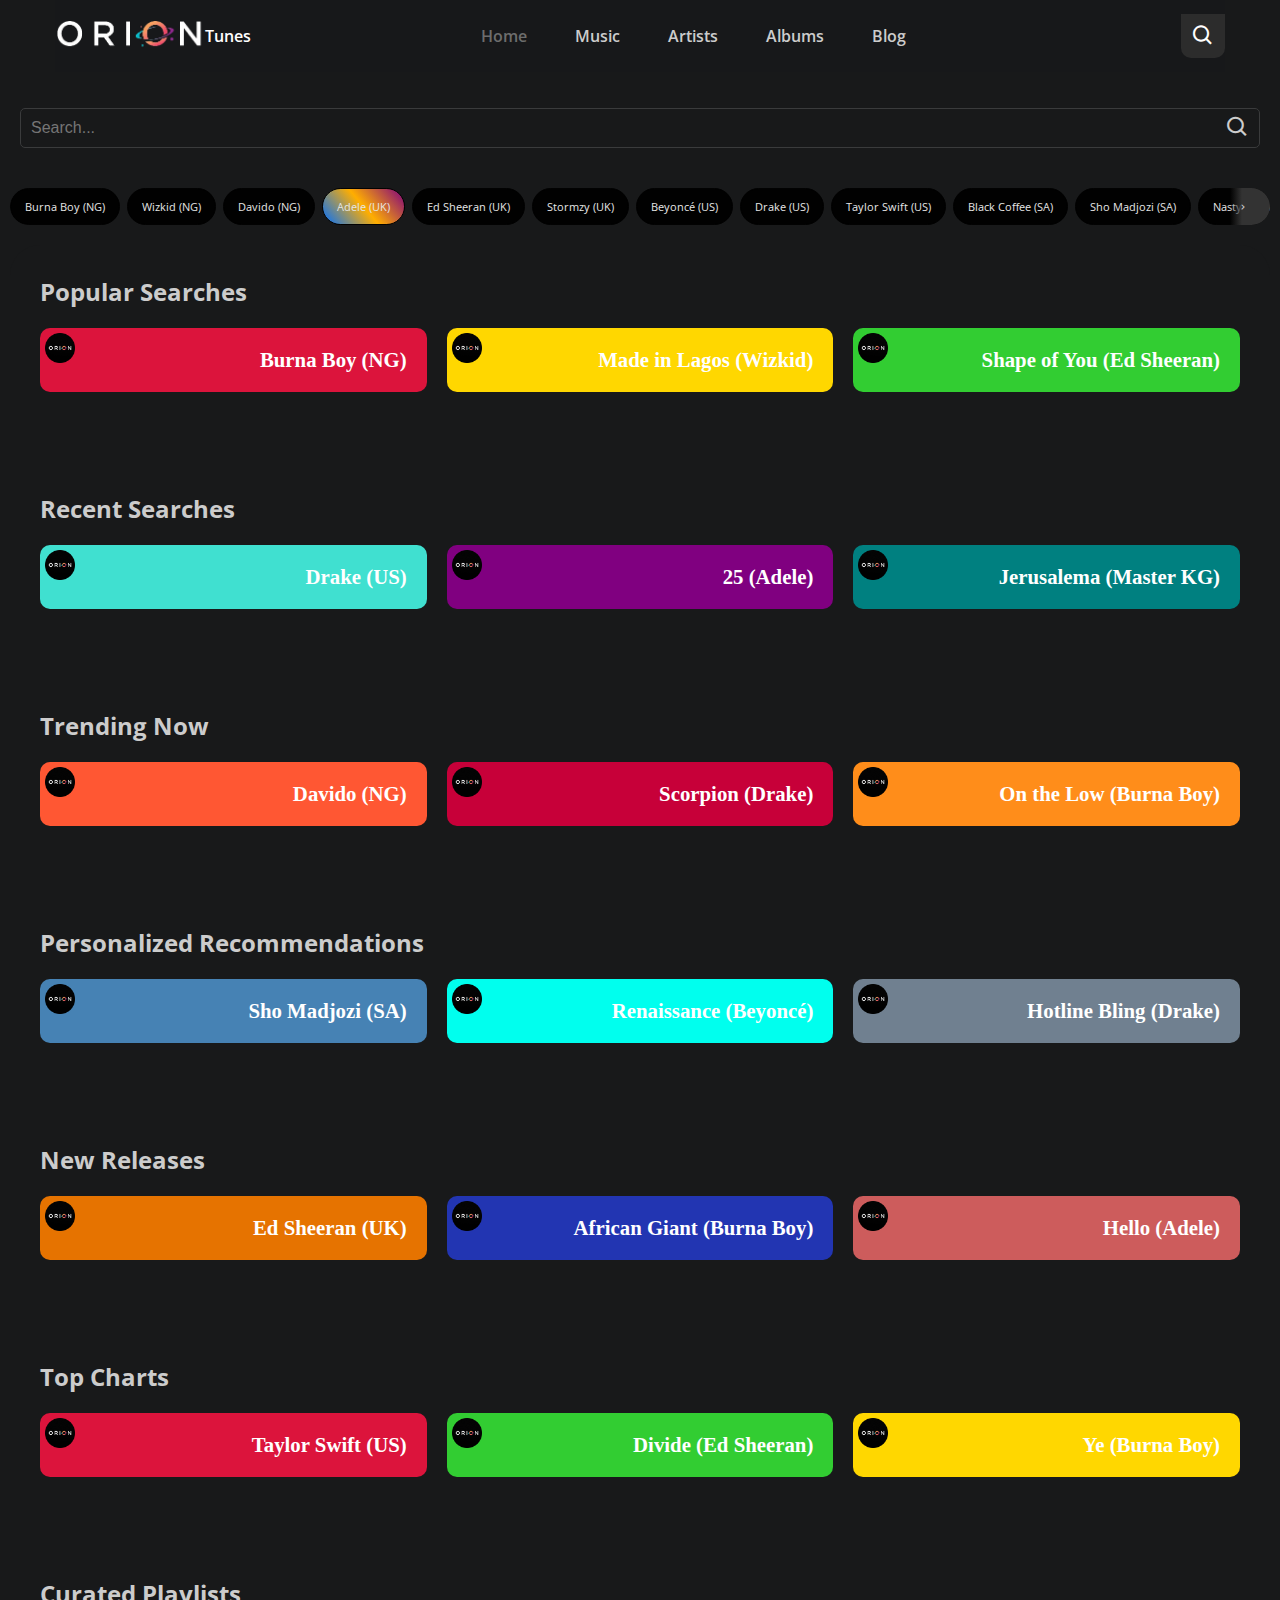
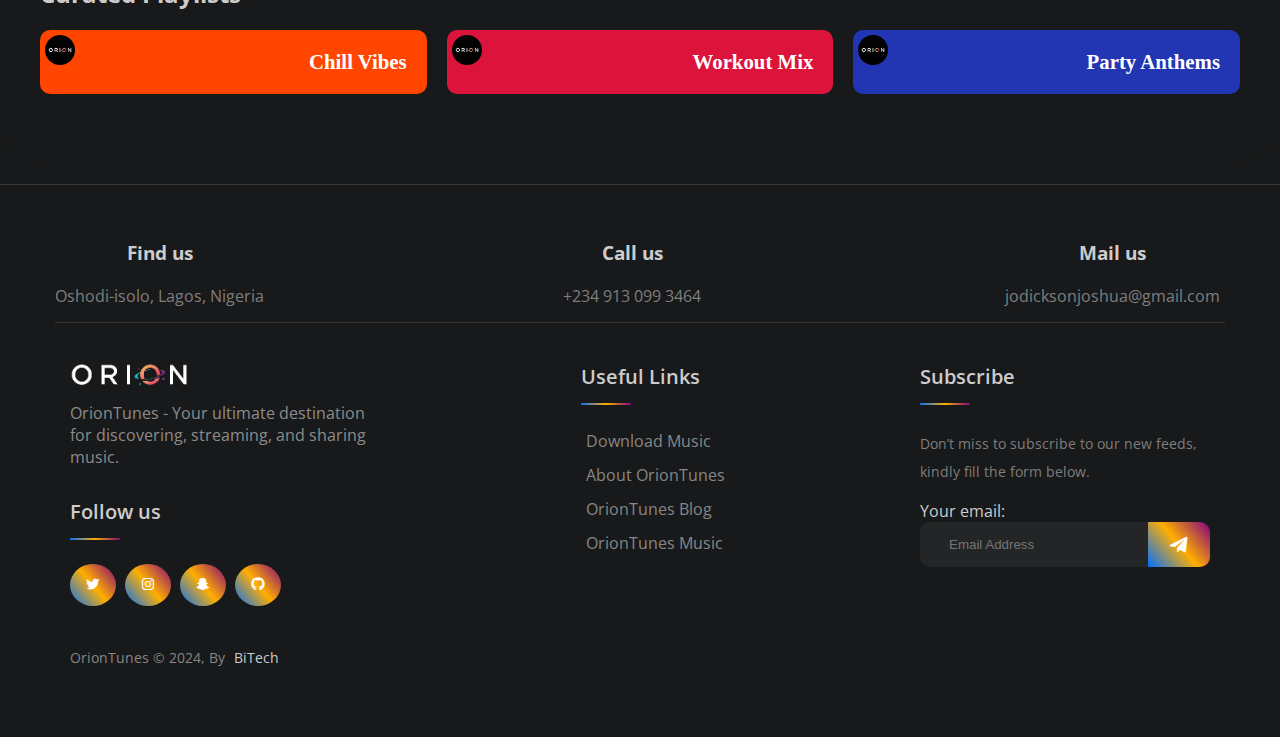
<file: search.html>
<!DOCTYPE html>
<html lang="en">

<head>
    <meta charset="UTF-8">
    <meta name="viewport" content="width=device-width, initial-scale=1.0">
    <link rel="shortcut icon" href="orion-fav.jpg" type="image/x-icon">
    <!--=============== BOXICONS ===============-->
    <link rel="stylesheet" href="https://cdn.jsdelivr.net/npm/boxicons@latest/css/boxicons.min.css">
    <!--=============== CSS ===============-->
    <link rel="stylesheet" href="https://unpkg.com/swiper/swiper-bundle.min.css">
    <link rel="stylesheet" href="assets/css/styles.css">
    <link rel="stylesheet" href="search.css">
    <title>OrionTunes - Search</title>

</head>

<body>
    <!--=============== HEADER ===============-->
    <header class="header" id="header">
        <nav class="nav container">
            <a href="index.html" class="nav__logo">
                <img src="orion-logo.png" alt="" width="150px" height="30px"><span class="tv">Tunes</span>
            </a>
            <div class="nav__menu" id="nav-menu">
                <ul class="nav__list">
                    <li class="nav__item">
                        <a href="index.html" class="nav__link active-link">
                            <i class='bx bx-home-alt nav__icon'></i>
                            <span class="nav__name">Home</span>
                        </a>
                    </li>
                    <li class="nav__item">
                        <a href="music.html" class="nav__link">
                            <i class='bx bx-music nav__icon'></i>
                            <span class="nav__name">Music</span>
                        </a>
                    </li>
                    <li class="nav__item">
                        <a href="artists.html" class="nav__link">
                            <i class='bx bx-user nav__icon'></i>
                            <span class="nav__name">Artists</span>
                        </a>
                    </li>
                    <li class="nav__item">
                        <a href="albums.html" class="nav__link">
                            <i class='bx bx-album nav__icon'></i>
                            <span class="nav__name">Albums</span>
                        </a>
                    </li>
                    <li class="nav__item">
                        <a href="news.html" class="nav__link">
                            <i class='bx bx-news nav__icon'></i>
                            <span class="nav__name">Blog</span>
                        </a>
                    </li>
                </ul>
            </div>
            <a href="#bleh" class="search-link"><i class="bx bx-search nav__search-icon"></i></a>
        </nav>
    </header><br><br class="fild"><br class="fild"><br class="fild">
    <div class="search-modal">
        <div class="search-container" id="bleh">
            <input type="text" id="search-input" placeholder="Search...">
            <span class="search-icon"><i class="bx bx-search"></i></span>
        </div>
        <div id="autocomplete-list" class="autocomplete-list"></div>
    </div>
    <!--=============== SEARCH SUGGESTIONS ===============-->
    <div class="wrapper" id="dn">
        <div class="icon"><i id="left" class="bx bx-chevron-left"></i></div>
        <ul class="tabs-box">
            <!-- Example Search Suggestions -->
            <li class="tab"><a href="#">Burna Boy (NG)</a></li>
            <li class="tab"><a href="#">Wizkid (NG)</a></li>
            <li class="tab"><a href="#">Davido (NG)</a></li>
            <li class="tab active"><a href="#">Adele (UK)</a></li>
            <li class="tab"><a href="#">Ed Sheeran (UK)</a></li>
            <li class="tab"><a href="#">Stormzy (UK)</a></li>
            <li class="tab"><a href="#">Beyoncé (US)</a></li>
            <li class="tab"><a href="#">Drake (US)</a></li>
            <li class="tab"><a href="#">Taylor Swift (US)</a></li>
            <li class="tab"><a href="#">Black Coffee (SA)</a></li>
            <li class="tab"><a href="#">Sho Madjozi (SA)</a></li>
            <li class="tab"><a href="#">Nasty C (SA)</a></li>
            <li class="tab"><a href="#">Made in Lagos (Wizkid)</a></li>
            <li class="tab"><a href="#">25 (Adele)</a></li>
            <li class="tab"><a href="#">Scorpion (Drake)</a></li>
            <li class="tab"><a href="#">Renaissance (Beyoncé)</a></li>
            <li class="tab"><a href="#">Divide (Ed Sheeran)</a></li>
            <li class="tab"><a href="#">African Giant (Burna Boy)</a></li>
            <li class="tab"><a href="#">Lover (Taylor Swift)</a></li>
            <li class="tab"><a href="#">Hotline Bling (Drake)</a></li>
            <li class="tab"><a href="#">Ye (Burna Boy)</a></li>
            <li class="tab"><a href="#">Shape of You (Ed Sheeran)</a></li>
            <li class="tab"><a href="#">Jerusalema (Master KG)</a></li>
            <li class="tab"><a href="#">Hello (Adele)</a></li>
            <li class="tab"><a href="#">On the Low (Burna Boy)</a></li>
        </ul>
        <div class="icon"><i id="right" class="bx bx-chevron-right"></i></div>
    </div>

    <div class="wrapper" id="dn">
        <!-- 1. Popular Searches -->
        <section>
            <h2>Popular Searches</h2>
            <ul>
                <li style="background-color: crimson;"><img src="orion-fav-modified (1).png" alt="" style="position: absolute; top: 5px; left: 5px; width: 30px;height: auto;"><a href="#">Burna Boy (NG)</a></li>
                <li style="background-color: #FFD700;"><img src="orion-fav-modified (1).png" alt="" style="position: absolute; top: 5px; left: 5px; width: 30px;height: auto;"><a href="#">Made in Lagos (Wizkid)</a></li>
                <li style="background-color: #32CD32;"><img src="orion-fav-modified (1).png" alt="" style="position: absolute; top: 5px; left: 5px; width: 30px;height: auto;"><a href="#">Shape of You (Ed Sheeran)</a></li>
            </ul>
        </section>
    
        <!-- 2. Recent Searches -->
        <section>
            <h2>Recent Searches</h2>
            <ul>
                <li style="background-color: #40E0D0;"><img src="orion-fav-modified (1).png" alt="" style="position: absolute; top: 5px; left: 5px; width: 30px;height: auto;"><a href="#">Drake (US)</a></li>
                <li style="background-color: #800080;"><img src="orion-fav-modified (1).png" alt="" style="position: absolute; top: 5px; left: 5px; width: 30px;height: auto;"><a href="#">25 (Adele)</a></li>
                <li style="background-color: #008080;"><img src="orion-fav-modified (1).png" alt="" style="position: absolute; top: 5px; left: 5px; width: 30px;height: auto;"><a href="#">Jerusalema (Master KG)</a></li>
            </ul>
        </section>
    
        <!-- 3. Trending Now -->
        <section>
            <h2>Trending Now</h2>
            <ul>
                <li style="background-color: #FF5733;"><img src="orion-fav-modified (1).png" alt="" style="position: absolute; top: 5px; left: 5px; width: 30px; height: auto;"><a href="#">Davido (NG)</a></li>
                <li style="background-color: #C70039;"><img src="orion-fav-modified (1).png" alt="" style="position: absolute; top: 5px; left: 5px; width: 30px; height: auto;"><a href="#">Scorpion (Drake)</a></li>
                <li style="background-color: #FF8D1A;"><img src="orion-fav-modified (1).png" alt="" style="position: absolute; top: 5px; left: 5px; width: 30px; height: auto;"><a href="#">On the Low (Burna Boy)</a></li>
            </ul>
        </section>
        
        <!-- 4. Personalized Recommendations -->
        <section>
            <h2>Personalized Recommendations</h2>
            <ul>
                <li style="background-color: #4682B4;"><img src="orion-fav-modified (1).png" alt="" style="position: absolute; top: 5px; left: 5px; width: 30px; height: auto;"><a href="#">Sho Madjozi (SA)</a></li>
                <li style="background-color: #0fe;"><img src="orion-fav-modified (1).png" alt="" style="position: absolute; top: 5px; left: 5px; width: 30px; height: auto;"><a href="#">Renaissance (Beyoncé)</a></li>
                <li style="background-color: #708090;"><img src="orion-fav-modified (1).png" alt="" style="position: absolute; top: 5px; left: 5px; width: 30px; height: auto;"><a href="#">Hotline Bling (Drake)</a></li>
            </ul>
        </section>
        
        
        <!-- 5. New Releases -->
        <section>
            <h2>New Releases</h2>
            <ul>
                <li style="background-color: #E67300;"><img src="orion-fav-modified (1).png" alt="" style="position: absolute; top: 5px; left: 5px; width: 30px; height: auto;"><a href="#">Ed Sheeran (UK)</a></li>
                <li style="background-color: #2235b2;"><img src="orion-fav-modified (1).png" alt="" style="position: absolute; top: 5px; left: 5px; width: 30px; height: auto;"><a href="#">African Giant (Burna Boy)</a></li>
                <li style="background-color: #CD5C5C;"><img src="orion-fav-modified (1).png" alt="" style="position: absolute; top: 5px; left: 5px; width: 30px; height: auto;"><a href="#">Hello (Adele)</a></li>
            </ul>
        </section>
        
        <!-- 6. Top Charts -->
        <section>
            <h2>Top Charts</h2>
            <ul>
                <li style="background-color: crimson;"><img src="orion-fav-modified (1).png" alt="" style="position: absolute; top: 5px; left: 5px; width: 30px; height: auto;"><a href="#">Taylor Swift (US)</a></li>
                <li style="background-color: #32CD32;"><img src="orion-fav-modified (1).png" alt="" style="position: absolute; top: 5px; left: 5px; width: 30px; height: auto;"><a href="#">Divide (Ed Sheeran)</a></li>
                <li style="background-color: #FFD700;"><img src="orion-fav-modified (1).png" alt="" style="position: absolute; top: 5px; left: 5px; width: 30px; height: auto;"><a href="#">Ye (Burna Boy)</a></li>
            </ul>
        </section>
        
        <!-- 7. Curated Playlists -->
        <section>
            <h2>Curated Playlists</h2>
            <ul>
                <li style="background-color: #FF4500;"><img src="orion-fav-modified (1).png" alt="" style="position: absolute; top: 5px; left: 5px; width: 30px; height: auto;"><a href="#">Chill Vibes</a></li>
                <li style="background-color: #DC143C;"><img src="orion-fav-modified (1).png" alt="" style="position: absolute; top: 5px; left: 5px; width: 30px; height: auto;"><a href="#">Workout Mix</a></li>
                <li style="background-color: #2235b2;"><img src="orion-fav-modified (1).png" alt="" style="position: absolute; top: 5px; left: 5px; width: 30px; height: auto;"><a href="#">Party Anthems</a></li>
            </ul>
        </section>
        
    </div>
    
    
    















      <footer class="footer-section">
        <div class="container">
            <div class="footer-cta ">
                <div class="gig" >
                    <div class="genz">
                        <div class="single-cta">
                            <i class="fas fa-map-marker-alt"></i>
                            <div class="footer--heading">
                                <h3 style="margin-bottom: 20px;">Find us</h3>
                                <span style="color: #7f7f7f;">Oshodi-isolo, Lagos, Nigeria</span>
                            </div>
                        </div>
                    </div>
                    <div class="genz">
                        <div class="single-cta">
                            <div class="single-cta">
                                <i class="fas fa-map-marker-alt"></i>
                                <div class="footer--heading">
                                    <h3 style="margin-bottom: 20px;">Call us</h3>
                                <a href="tel:+2349130993464" class="link" style="color: #7f7f7f;">+234 913 099 3464</a>
                            </div>
                        </div>
                        </div>
                    </div>
                    <div class="genz">
                        <div class="single-cta">
                            <i class="fas fa-map-marker-alt"></i>
                            <div class="footer--heading">
                                <h3 style="margin-bottom: 20px;">Mail us</h3>
                                <a href="mailto:jodicksonjoshua@gmail.com" class="link" style="color: #7f7f7f;">jodicksonjoshua@gmail.com</a>
                            </div>
                            </div>
                        </div>
                    </div>
                </div>
            </div>
            <div class="footer-content ">
                <div class="gen">
                    <div class="">
                        <div class="footer-widget">
                            <div class="footer-logo">
                                <a href="index.html" style="text-align: center; align-items: center; display: flex; width: 100%;">
                                    <img src="orion-logo.png" class="img-fluid" width="120" height="auto" alt="logo">

                                </a>
                                <p style="margin-top: 15px; max-width: 320px; white-space-collapse: collapse; color: #8c8c8c;">OrionTunes - Your ultimate destination for discovering, streaming, and sharing music.</p>
                            </div>
                            <div class="footer-text">
                                <!-- Lorem ipsum dolor sit, amet consectetur adipisicing elit. Impedit, doloribus esse rem necessitatibus eius exercitationem! -->
                            </div>
                            <div class="footer-social-icon " style="margin-top: 10px;">
                                <div class="footer-widget-heading" style="margin-bottom: -10px;">
                                    <h3>Follow us</h3>
                                </div>
                                <a href="https://x.com/Dickson53194258" class="oj"><i class='bx bxl-twitter'  style="color: white;"></i></a>
                                <a href="https://www.instagram.com/bi_tech2.0/" class="oj"><i class='bx bxl-instagram'  style="color: white;"></i></a>
                                <a href="https://github.com/bi-Tech2" class="oj"><i class='bx bxl-snapchat'  style="color: white;"></i></a>
                                <a href="https://web.snapchat.com/389ca514-e490-5b04-857a-35fc5c40f155" class="oj"><i class='bx bxl-github'  style="color: white;"></i></a>
                            </div>
                        </div>
                    </div>
                    <div class="spirit">
                        <div class="footer-widget">
                            <div class="footer-widget-heading">
                                <h3>Useful Links</h3>
                            </div>
                            <ul >
                                <li><a href="download.html" class="link">Download Music</a></li>
                                <li><a href="about.html" class="link">About OrionTunes</a></li>
                                <li><a href="news.html" class="link">OrionTunes Blog</a></li>
                                <li><a href="music.html" class="link">OrionTunes Music</a></li>
                                
                            </ul>
                        </div>
                    </div>
                    <div class="ghost" >
                        <div class="footer-widget">
                            <div class="footer-widget-heading">
                                <h3>Subscribe</h3>
                            </div>
                            <div class="footer-text mb-25">
                                <p>Don’t miss to subscribe to our new feeds, kindly fill the form below.</p>
                            </div>
                            <div class="subscribe-form">
                                <form action="https://formspree.io/f/xvgppbqr" method="POST">
                                    <label>
                                        Your email:
                                        <input type="email" name="email" placeholder="Email Address" required>
                                    </label>
                                    <button type="submit" style="margin-top: 22px; max-height: 45px;"><i class='bx bxl-telegram'></i></button>
                                </form>
                            </div>
                        </div>
                    </div>
                </div>
            </div>
        </div>
        <div class="copyright-area">
                    <div class="col-xl-6 col-lg-6 text-center text-lg-left">
                        <div class="copyright-text">
                            <p>OrionTunes &copy; 2024, By <a href="https://www.instagram.com/bi_tech2.0/" class="link">BiTech</a></p>
                        </div>
                    </div>
        </div>
    </footer>



    
      <script src="search.js"></script>
</body>
</html>
</file>
<file: assets/css/styles.css>
/*=============== GOOGLE FONTS ===============*/
@import url("https://fonts.googleapis.com/css2?family=Open+Sans:wght@400;600&display=swap");

/*=============== VARIABLES CSS ===============*/
:root {
  --header-height: 3rem;

  /*========== Colors ==========*/

    --body-color: #18191a;
    --sidebar-color: #242526;
    --n-color: #6d6d6d;
    --primary-color: #3a3b3c;
    --primary-color-light: #2c2c2c;
    --color: #0d0d0d;
    --p: #ccc;
    --toggle-color: #fff;
    --text-color: #ccc;
    --primary-color-light-u: #1a1a1a71;
    --place: #c7c7c7;
    --text: #ffffff;


    /* ====== Transition ====== */
    --tran-03: all 0.2s ease;
    --tran-03: all 0.3s ease;
    --tran-04: all 0.3s ease;
    --tran-05: all 0.3s ease;


    --op: 0.777;

  /*========== Font and typography ==========*/
  --body-font: 'Open Sans', sans-serif;
  --h1-font-size: 1.5rem;
  --normal-font-size: .938rem;
  --tiny-font-size: .625rem;

  /*========== z index ==========*/
  --z-tooltip: 10;
  --z-fixed: 100;
  --z-file: 1000;
}



/*=============== BASE ===============*/
* {
  box-sizing: border-box;
  padding: 0;
  margin: 0;
}

html {
  scroll-behavior: smooth;
}

body {
  margin: var(--header-height) 0 0 0;
  font-family: var(--body-font);
  font-size: var(--normal-font-size);
  background-color: var(--body-color);
  color: var(--text-color);
  scroll-behavior: smooth;
  /* scroll-snap-type: proximity; */
}
::-webkit-scrollbar { width: 4.1px; }

::-webkit-scrollbar-track { background-color: var(--color) }

::-webkit-scrollbar-thumb { background-color: var(--body-color) }

::-webkit-scrollbar-thumb:hover { background-color: var(--sidebar-color) }

ul {
  list-style: none;
}

a {
  text-decoration: none;
}


/*=============== REUSABLE CSS CLASSES ===============*/
/* .section {
  padding: 4.5rem 0 2rem;
} */

.section__title {
  font-size: var(--h1-font-size);
  color: var(--title-color);
  text-align: left;
  margin-bottom: 1.5rem;
  margin-top: 1.5rem;
}
.section__title {
  color: var(--text-color);
  font-size: 25px;
  font-weight: 600;
  margin-bottom: 40px;
  position: relative;
}
.section__title::before {
  content: "";
  position: absolute;
  left: 0;
  bottom: -10px;
  height: 2px;
  width: 40px;
  background: linear-gradient(50deg, #006eff, rgb(255, 174, 0),#800080);
}


/*=============== LAYOUT ===============*/
.container {
  max-width: 1170px;
  margin-left: 1rem;
  margin-right: 1rem;
}

/*=============== HEADER ===============*/
.header {
  position: fixed;
  background: var(--body-color);
  top: 0;
  left: 0;
  width: 100%;
  z-index: 70;
  transition: .4s;
}

/*=============== NAV ===============*/
.nav {
  background-color: #18191af6;
  height: 3.5rem;
  display: flex;
  justify-content: space-between;
  align-items: center;
}
.nav_logo{
  width: 60px;
  height: auto;
}
.nav__img {
  width: 32px;
  border-radius: 50%;
}

.nav__logo {
  color: var(--title-color);
  font-weight: 600;
}
.tv{
  color: #fff;
  font-weight: 600;
  position: absolute;
  bottom: 25px;
}


.nav__list, 
.nav__link {
  display: flex;
}

.nav__link {
  flex-direction: column;
  align-items: center;
  row-gap: 4px;
  color: var(--title-color);
  font-weight: 600;
}

.nav__list {
  justify-content: space-around;
}

.nav__name {
  font-size: var(--tiny-font-size);
  /* display: none;*/ /* Minimalist design, hidden labels */
}

.nav__icon {
  font-size: 1.5rem;
}

/*Active link*/
.active-link {
  position: relative;
  color: var(--n-color);
  transition: .3s;
}



/* Change background header */
.scroll-header {
  box-shadow: 0 1px 12px hsla(var(--hue), var(--sat), 15%, 0.15);
}




.overlay {
  display: none;
  position: fixed;
  top: 0;
  left: 0;
  width: 100%;
  height: 100%;
  background: rgba(0, 0, 0, 0.281);
  backdrop-filter: blur(90px);
  justify-content: center;
  align-items: center;
  z-index: 1000;
}

.overlay.active {
  display: flex;
}

.overlay__content {
  background: transparent;
  height: 90%;
  width: 90%;
  padding: 20px;
  border-radius: 8px;
  justify-content: center;
  position: relative;
}

.overlay__input-wrapper {
  display: flex;
  align-items: center;
  border-radius: 5px;
  overflow: hidden;
  background: transparent;
}

.overlay__input {
  width: 100%;
  border-radius: 20px;
  background: var(--body-color);
  border: none;
  padding: 20px;
  outline: none;
  color: #eee;
}

.overlay__input:focus {
  border: 1px solid var(--primary-color);
}

.nav__search-icon {
  padding: 10px;
  cursor: pointer;
  border-bottom-left-radius: 10px;
  border-bottom-right-radius: 10px;
  font-size: 1.5rem;
  color: var(--text);
  background: var(--primary-color-light);
}

.nav__search-icon-i {
  padding: 10px;
  cursor: pointer;
  border-bottom-left-radius: 10px;
  border-bottom-right-radius: 10px;
  font-size: 1.5rem;
  color: var(--text);
  position: absolute;
  right: 4%;
  background: transparent;
}

.autocomplete-list {
  position: absolute;
  top: 76.4px;
  width: 90%;
  max-height: 400px;
  position: absolute;
  overflow-y: auto;
  background: #0c0c0c9b;
  border: 1px solid transparent;
  border-radius: 5px;
  z-index: 1001;
}

.autocomplete-item {
  display: flex;
  align-items: center;
  padding: 10px;
  border-bottom: 1px solid var(--sidebar-color);
  border-width: 80%;
}

.autocomplete-item:last-child {
  border-bottom: none;
}
.filtered{
  height: auto;
  margin-top: 25px;
  margin-bottom: 35px;
  width: auto;
}
.filter-item-ed{
  color: #fff;
  background: linear-gradient(50deg, #006eff, rgb(255, 174, 0),#800080);
  height: 100%;
  width: 100%;
  padding: 10px 15px;
  border-radius: 10px;
}
.autocomplete-item img {
  width: 50px;
  height: 50px;
  border-radius: 50%;
  object-fit: contain;
  margin-right: 10px;
}

.autocomplete-item div {
  display: flex;
  padding: 10px;
  flex-direction: column;
  align-items: center;
  width: 100%;
}

.autocomplete-item div span {
  font-size: 0.9rem;
}

.autocomplete-item div span.year {
  color: #888;
}

.autocomplete-item:hover {
  background: var(--primary-color-light-u);
  cursor: pointer;
}




/* Filter Section Styling */
.filter {
  display: flex;
  justify-content: end;
  gap: 10px;
  margin-bottom: 20px;
}

.filter-item {
  padding: 5px 10px;
  cursor: pointer;
  border-radius: 5px;
  transition: background-color 0.3s, color 0.3s;
}

.filter-item.active {
  color: #fff;
  background: linear-gradient(50deg, #006eff, rgb(255, 174, 0),#800080);
}

.filter-item:hover {
  background-color: #ddd;
  color: #333;
}

.filter-content {
  display: none;
  padding: 0;
}

.filter-content.active {
  display: block;
  width: 100%;
}
.rell{
  width: 100%;
  display: flex;
  justify-content: center;
}





.cards {
  display: flex;
  justify-content: space-evenly;
  overflow: auto;
  margin-top: 50px;
  padding-bottom: 40px;
}

.card {
  margin-top: 50px;
  width: 250px;
  background-color: var(--color);
  box-shadow: 0 0 10px rgba(0, 0, 0, 0.324);
  border-radius: 10px;
  margin-bottom: 20px;
  overflow: hidden;
}

.card img {
  width: 100%;
  height: 250px;
  /* Adjust the height as needed */
  object-fit: cover;
  /* Maintain aspect ratio and cover the entire space */
  border-radius: 10px 10px 0 0;
}
.j{
  margin-bottom: 20px;
  margin-top: 20px;
  border-top-right-radius: 20px;
  border-top-left-radius: 20px;
}
.item{
  margin-top: 40px;
}
.i {

  align-content: center;
  align-items: center;
  justify-content: center;
  padding: 5px 12px;
  border-radius: 50%;
  color: #fff;
  height: 40px;
  font-size: 1.3rem;
  font-weight: 700;
}
.g {
  background: linear-gradient(50deg, #062b5c, #062b58, rgb(200, 105, 3),#800080);
  padding: 10px;
  box-shadow: 0px 0px 5px rgb(27, 27, 27);
  font-size: 1.6rem;
  cursor: pointer;
  color: #DDD;
  border-radius: 50%;
  transition: var(--tran-04);
}
.j {
  display: flex;
  justify-content: space-between;
  padding: 5px 10px 10px 10px;
}

.card h3,
.card p {
  padding: 0px 0px 5px 15px;
  margin: 0;
  color: var(--text-color);
}

.card h3 {
  font-size: 18px;
}

.card p {
  font-size: 14px;
}













.content {
  display: flex;
  overflow: hidden;
  justify-content: center;
  align-items: center;
  min-height: 50vh;
}

.slider-container {
  overflow: hidden;
  width: 90%;
  max-width: 1400px;
  padding: 20px 0;
}

.swiper-container {
  width: 100%;
}

.swiper-wrapper {
  display: flex;
  margin-top: 70px;
}

.swiper-slide {
  position: relative;
  width: calc(100% / 4);
  transition: transform 0.3s ease;
}

.swiper-slide img {
  width: 100%;
  height: 300px;
  object-fit: cover;
  display: block;
  border-radius: 20px;
}

.swiper-slide-active {
  transform: scale(1.2);
  z-index: 10;
}

.slide-overlay {
  position: absolute;
  inset: 0;
  display: flex;
  flex-direction: column;
  justify-content: flex-end;
  padding: 20px;
  background: linear-gradient(180deg, rgba(0, 0, 128, 0) 0%, rgba(0, 0, 128, 0.8) 100%);
  border-radius: 20px;
}

.slide-overlay h2 {
  font-size: 2rem;
  margin-bottom: 10px;
}
.logog{
  position: absolute;
  z-index: 1000px;
  top: 0;
  right: 0;
  width: 50px;
  height: 50px;
}
.slide-overlay button {
  width: 140px;
  display: flex;
  align-items: center;
  padding: 10px 20px;
  background-color: var(--text-color);
  color: #000;
  border: none;
  border-radius: 20px;
  cursor: pointer;
  transition: background-color 0.3s ease, color 0.3s ease;
}

.slide-overlay button:hover {
  background-color: var(--body-color);
  color: #cdcdcd;
}

.swiper-pagination-bullet {
  background-color: #fff;
  display: none;
  opacity: 0.8;
}

.swiper-pagination-bullet-active {
  background: linear-gradient(50deg, #062b5c, #062b58, rgb(200, 105, 3),#800080);
  opacity: 1;
}





.gradient-button {
  display: inline-block;
  padding: 15px 30px;
  font-size: 16px;
  font-weight: bold;
  color: #fff;
  text-transform: uppercase;
  text-align: center;
  text-decoration: none;
  background: linear-gradient(45deg, #062b5c, #062b58, rgb(200, 105, 3),#800080);
  background-size: 300% 300%;
  border: none;
  border-radius: 30px;
  cursor: pointer;
  transition: background-position 0.4s, transform 0.2s;
}

.gradient-button:hover,
.btn:hover,
.g:hover {
  background-position: right center;
  transform: scale(1.05);
}

.gradient-button:active,
.g:active {
  transform: scale(0.95);
}
@media (max-width: 768px) {
  .gradient-button {
    padding: 10px 20px; /* Reduce padding */
    font-size: 14px; /* Reduce font size */
    border-radius: 25px; /* Adjust border radius */
  }
}

@media (max-width: 480px) {
  .gradient-button {
    margin-top: -14px;
    margin-bottom: 10px;
    padding: 8px 15px; /* Further reduce padding */
    font-size: 12px; /* Further reduce font size */
    border-radius: 20px; /* Adjust border radius for smaller screens */
  }
}
.h{
  width: 100%;
  padding: 10px 10px 40px 10px;
}
.he{
  margin-left: 50px;
  margin-bottom: -20px;
}
.tert{
  margin-top: 15px;
  font-family: cursive;
}
.clode{
  font-family: cursive;
}

.image-del {
  display: flex;
  overflow-x: scroll; /* Enable horizontal scrolling */
  scroll-behavior: smooth; /* Smooth scrolling behavior */
  padding: 20px; /* Adjusted padding for smaller screens */
  gap: 2rem;
  width: 100%;
  align-items: center;
  justify-content: flex-start; /* Start from the left */
  margin: 0; /* Remove default margin */
  overflow-y: hidden; /* Hide vertical overflow */
}

.image-del::-webkit-scrollbar {
  display: none; /* Hide scrollbar in Chrome, Safari, and Opera */
}

.image-link {
  display: block;
  text-align: center;
  text-decoration: none;
  align-items: center;
  justify-content: center;
  text-align: center;
  color: #ccc;
  scroll-snap-align: center;
  flex: 0 0 auto;
  margin: 0 5px; /* Adjusted margin for centering */
  position: relative;
  min-width: 100px; /* Minimum width to ensure images are always visible */
}

.image-link .lol {
  width: 120px; /* Made smaller */
  height: 120px; /* Made smaller */
  border-radius: 50%;
  overflow: hidden;
  transition: transform 0.3s ease-in-out;
  box-shadow: 0 0 10px rgba(0, 0, 0, 0.3);
  border: 5px solid transparent;
  animation: heartbeat 8s infinite; /* Slowed down */
}

.image-link:hover .lol {
  transform: scale(1.05); /* Slightly smaller */
}

.image-link img {
  width: 100%;
  height: 100%;
  object-fit: cover;
  border-radius: 50%; /* Make the image round */
  pointer-events: none; /* Disable pointer events to remove text selection */
}

.title {
  display: none; /* Hide the title completely */
}

@keyframes heartbeat {
  0%, 100% {
      transform: scale(1);
      border-color: transparent;
  }
  25% {
      transform: scale(1.03); /* Made smaller */
      border-color: var(--color);
  }
  50% {
      transform: scale(1.06); /* Made smaller */
      border-color: transparent;
  }
  75% {
      transform: scale(1.03); /* Made smaller */
      border-color: var(--primary-color);
  }
}

@media (max-width: 768px) {
  .he{
    margin-left: 20px;
  }
  .image-del{
    margin-bottom: 70px;
  }
  .image-link .lol {
      width: 100px; /* Made smaller */
      height: 100px; /* Made smaller */
  }
}

@media (max-width: 480px) {
  .image-del {
    padding: 10px 10px 0px 0px; /* Further reduced padding for smaller screens */
    gap: 0;
  }
  .h{
    padding: 40px 0px 10px 0px;
  }

  .image-link .lol {
      width: 100px; /* Made smaller */
      height: 100px; /* Made smaller */
  }
}

.ag-format-container {
  width: 100%;
  overflow-x: auto;
  padding: 20px;
  padding-right: 40px;
  scrollbar-width: none; /* Hide scrollbar for Firefox */
}

.ag-format-container::-webkit-scrollbar {
  display: none; /* Hide scrollbar for WebKit browsers */
}

.ag-courses_box {
  display: flex;
  white-space: nowrap; /* Prevent items from wrapping */
  gap: 15px; /* Add gap between items */
}

.ag-courses_item {
  flex: 0 0 auto; /* Prevent items from shrinking or growing */
  width: calc(25% - 30px); /* Adjust width for items */
  margin: 0 15px;
  overflow: hidden;
  border-radius: 28px;
  background-color: #121212; /* Moved background color here for better visibility */
  padding: 20px;
}

.ag-courses-item_link {
  display: block;
  position: relative;
  text-align: left;
}

.ag-courses-item_title {
  margin: 0 0 10px;
  font-weight: bold;
  font-size: 20px;
  line-height: 2;
  letter-spacing: 1.2;
  color: #ebebeb;
  position: relative;
  z-index: 2;
  white-space: normal; /* Ensures text wraps normally */
  word-break: break-word; /* Breaks long words if necessary */
}


.ag-courses-item_artist,
.ag-courses-item_album {
  font-size: 17px;
  color: #ccc;
  position: relative;
  z-index: 2;
  margin: 5px 0;
}

.ag-courses-item_date-box {
  font-size: 14px;
  color: #ccc;
  position: relative;
  z-index: 2;
  margin-bottom: auto; /* Push date box to the bottom */
}

.ag-courses-item_date {
  font-weight: bold;
  color: #f9b234;
  transition: color 0.5s ease;
}

.ag-courses-item_bg {
  height: 50px;
  width: 50px;
  background-color: #f9b234;
  position: absolute;
  top: -40px;
  right: -40px;
  border-radius: 50%;
  transition: transform 0.5s ease;
  z-index: 1;
}

.ag-courses_item:nth-child(2n) .ag-courses-item_bg {
  background-color: #3ecd5e;
}

.ag-courses_item:nth-child(3n) .ag-courses-item_bg {
  background-color: #e44002;
}

.ag-courses_item:nth-child(4n) .ag-courses-item_bg {
  background-color: #952aff;
}

.ag-courses_item:nth-child(5n) .ag-courses-item_bg {
  background-color: #cd3e94;
}

.ag-courses_item:nth-child(6n) .ag-courses-item_bg {
  background-color: #4c49ea;
}

@media only screen and (max-width: 979px) {
  .ag-courses_item {
    width: calc(50% - 30px); /* Adjust width for smaller screens */
  }
  .ag-courses-item_title {
    font-size: 10px;
  }
}

@media only screen and (max-width: 767px) {
  .ag-courses_item {
    width: calc(100% - 30px); /* Adjust width for mobile screens */
  }
  .ag-courses-item_title {
    min-height: 60px;
    font-size: 18px;
  }
  .ag-courses-item_link {
    padding: 15px;
  }
  .ag-courses-item_date-box {
    font-size: 14px;
  }
  .word{
    padding-top: 40px;
  }
}




.section__title.he {
  font-size: 1.6rem;
  color: var(--text-color);
  margin-bottom: 1rem;
}
thead{
  position: sticky;
  top: -20px;
  background-color: #090909;
}

.pig{
  margin-top: 20px;
  margin-bottom: 50px;
}
.music-table-container {
  max-height: 450px;
  overflow-y: scroll;

  background: var(--body-color);
  border-radius: 10px;
  padding: 20px;
  text-align: center;
}

.music-table {
  width: 100%;
  border-collapse: collapse;
  color: #939393;
  min-width: 600px;
}


.music-table th, .music-table td {
  padding: 10px 20px;
  text-align: left;
}

.music-table th {
  background-color: rgba(255, 255, 255, 0.1);
  font-weight: bold;
}

.music-table td {
  background-color: rgba(255, 255, 255, 0.05);
}
.music-table tr:hover{
  background: rgba(255, 255, 255, 0.164);
}
.play-pause-btn {
  background: none;
  border: none;
  cursor: pointer;
  font-size: 1.5rem;
  color: #ccc;
}

.play-pause-btn:hover {
  color: #ff9800;
}

.download-btn {
  color: #ccc;
  font-size: 1.5rem;
  cursor: pointer;
}

.download-btn:hover {
  color: #ff9800;
}
.top-music{
  padding: 0px 50px;
}
.notification {
  position: fixed;
  top: 10px;
  right: 10px;
  background: linear-gradient(50deg, #006eff, rgb(255, 174, 0),#800080);
  color: #ffe2ff;
  padding: 10px;
  border-radius: 5px;
  display: none;
  z-index: 1000;
}

/* Responsive design */
@media (max-width: 880px) {
  .top-music{
    padding: 20px;
  }
  .pig{
    margin-top: 50px;
    margin-bottom: 150px;
  }

  .music-table-container {
      overflow-x: auto;
      padding: 0;
  }

  .music-table-container::-webkit-scrollbar {
      display: none; /* Hide scrollbar in Chrome, Safari, and Opera */
  }

  .music-table-container {
      -ms-overflow-style: none;  /* Hide scrollbar in IE and Edge */
      scrollbar-width: none;  /* Hide scrollbar in Firefox */
  }
}

@media (max-width: 768px) {
  .top-music{
    padding: 0;
  }
  .music-table-container {
      padding: 0;
      background-color: var(--body-color);
  }

  .music-table th, .music-table td {
      padding: 8px 10px;
      background-color: var(--body-color);
      color: #ccc;
  }
  thead{
    background: var(--primary-color-light-u);
  }

  .play-pause-btn {
      font-size: 1.2rem;
  }

  .download-btn {
      font-size: 1.2rem;
  }
}

@media (max-width: 480px) {
  .music-table-container {
      padding: 0;
  }

  .music-table th, .music-table td {
      padding: 14px;
  }

  .play-pause-btn {
      font-size: 1rem;
  }

  .download-btn {
      font-size: 1rem;
  }
}

.videos-container {
  display: flex;
  flex-wrap: wrap;
  justify-content: space-between;
  gap: 20px;
}

.video-item {
  flex: 1 1 calc(25% - 20px); /* For laptop view */
  display: flex;
  flex-direction: column;
  align-items: center;
  margin-bottom: 20px;
}

.video-item iframe {
  border-radius: 10px;
  width: 100%;
  height: auto;
}

.video-info {
  text-align: center;
  margin-top: 10px;
}

.song-name {
  font-size: 1.4rem;
  font-weight: bold;
  margin: 5px 0;
}

.artist, .year, .album {
  font-size: 1.2rem;
  color: #666;
  margin: 2px 0;
}

@media (max-width: 1200px) {
  .video-item {
      flex: 1 1 calc(33.333% - 20px); /* For tablet view */
  }
}

@media (max-width: 768px) {
  .video-item {
      flex: 1 1 100%; /* For mobile view */
  }
  
  .video-item iframe {
      height: 315px;
  }
}


/* End basic CSS override */

/* Common styles for all screen sizes */
.profiles{
  display: flex;
  flex-wrap: wrap;
  justify-content: center;
  padding: 20px;
}
.profile {
	display: flex;
	align-items: center;
	flex-direction: column;
	padding: 2rem; /* Slightly reduced padding */
	width: calc(90% - 2rem); /* Adjusted width for smaller card */
	max-width: 270px; /* Reduced max-width for smaller card */
	background-color: #1b2028;
	border-radius: 14px; /* Slightly reduced border radius */
	position: relative;
	border: .3px solid transparent;
	background-clip: padding-box;
	text-align: center;
	color: #f1f3f3;
	background-image: linear-gradient(
		135deg,
		rgba(37, 15, 39, 0.35),
		rgba(40, 31, 34, 0.1) 15%,
		#0c0e10 20%,
		#15181c 100%
	);
	&:after {
		content: "";
		display: block;
		top: -3px;
		left: -3px;
		bottom: -3px;
		right: -3px;
		z-index: -1;
		position: absolute;
		border-radius: 14px; /* Slightly reduced border radius */
		background-image: linear-gradient(
			135deg,
			var(--color),
			var(--primary-color-light-u) 20%,
			rgb(6, 6, 25) 30%,
		  var(--color) 100%
		);
	}
}
.profile-image {
	border-radius: 50%;
	overflow: hidden;
	width: 157.5px; /* Adjusted width for smaller card */
	height: 157.5px; /* Adjusted height for smaller card */
	position: relative;
	img {
		position: absolute;
		top: 50%;
		left: 50%;
		transform: translate(-50%, -50%);
		width: 100%;
	}
}

.profile-username {
	font-size: 1rem; /* Slightly reduced font size */
	font-weight: 600;
	margin-top: 1rem; /* Slightly reduced margin */
}

.profile-user-handle {
	color: #7d8396;
}

.profile-actions {
	margin-top: 1rem; /* Slightly reduced margin */
	display: flex;
	align-items: center;
	justify-content: center;
	& > * {
		margin: 0 0.25rem; /* Slightly reduced margin */
	}
}

.btn {
	border: 0;
	background: #0e1726; /* Updated background color */
	padding: 20px 35px;
	color: #dcdcdc;
	font-size: 1.1rem;
	border-radius: 20px;
	height: 18px; /* Adjusted height */
	display: flex;
	align-items: center;
	justify-content: center;
	cursor: pointer;
	line-height: 1;
	transition: 0.15s ease;

	&--primary {
		border-radius: 99em;
		background-color: #4a90e2; /* Updated background color */
		background-image: linear-gradient(135deg, #4a90e2, #3570cc);
		color: #fff;
		padding: 0 1em;
		&:hover,
		&:focus {
			background-size: 150%;
		}
	}

	&--icon {
		height: 36px; /* Adjusted height */
		width: 36px; /* Adjusted width */
		border-radius: 50%;
		border: 3px solid #2d3441; /* Updated border color */
		color: #7d8396;
		i {
			font-size: 1.1em; /* Adjusted font size */
		}

		&:hover,
		&:focus {
			border-color: #7d8396;
		}
	}
}


.art-career{
  color: #8d8d8d;
}

.link {
	text-decoration: none;
	color: #7d8396;
	margin-left: 0.3125rem; /* Slightly adjusted margin */
	margin-right: 0.3125rem; /* Slightly adjusted margin */
	i {
		font-size: 1.125em; /* Slightly adjusted font size */
	}
}

/* Media queries for responsive layout */
@media (min-width: 768px) {
	.profile {
		max-width: calc(25% - 2rem); /* 4 cards per row on laptops */
		margin: 1rem; /* Adjusted margin between cards */
	}
}

@media (max-width: 767px) and (min-width: 576px) {
	.profile {
		max-width: calc(33.33% - 2rem); /* 3 cards per row on tablets */
		margin: 1rem; /* Adjusted margin between cards */
	}
}

@media (max-width: 575px) {
	.profile {
		max-width: calc(100% - 2rem); /* 1 card per row on mobile */
		margin: 1rem 0; /* Adjusted margin for single card */
	}
}


/* Styles for music slider */
.card-slider {
  display: flex;
  overflow-x: auto;
  scrollbar-width: none;
  -webkit-overflow-scrolling: touch;
  margin-bottom: 20px;
  margin-top: -20px;
  padding: 10px;
  border-radius: 10px;
}

.card-item {
  flex: 0 0 auto;
  margin-right: 10px;
  min-width: 250px;
  transition: transform 0.3s ease;
}

.card {
  height: 300px;
  width: 250px;
  background-size: cover;
  background-position: center;
  border-radius: 10px;
  position: relative;
  overflow: hidden;
  cursor: pointer;
  transition: transform 0.3s ease;
}


.card-header {
  position: absolute;
  bottom: 0;
  left: 0;
  right: 0;
  padding: 15px;
  background-color: rgba(0, 0, 0, 0.6);
  border-bottom-left-radius: 10px;
  border-bottom-right-radius: 10px;
  transition: background-color 0.3s ease;
  display: flex;
  justify-content: space-between; /* Distribute items evenly */
  align-items: center; /* Center items vertically */
}


.card-song {
  font-size: 20px;
  font-weight: bold;
  margin-bottom: 5px;
  text-transform: uppercase;
}

.card-artist {
  font-size: 16px;
  font-style: italic;
  margin-bottom: 5px;
}

.card-album {
  font-size: 14px;
}

.play-button {
  background: linear-gradient(50deg, #006eff, rgb(255, 174, 0),#800080);;
  color: #f8f8f8;
  border: none;
  font-size: 1.23rem;
  padding: 10px;
  border-radius: 50%;
  box-shadow: 0 2px 6px rgba(0, 0, 0, 0.2);
  cursor: pointer;
  transition: transform 0.3s ease;
}

.play-button:hover {
  transform: scale(1.1);
}


.popup-overlay {
  position: fixed;
  padding: 30px;
  top: 0;
  left: 0;
  width: 100%;
  height: 100%;
  background: rgba(0, 0, 0, 0.949);
  display: none;
  justify-content: center;
  align-items: center;
  z-index: 999;
  opacity: 0;
  transition: opacity 7s linear ease-in-out;
}

.popup-overlay.show {
  display: flex;
  opacity: 1;
}

.popup-card {
  border-radius: 20px;
  background: rgba(14, 14, 14, 0.929);
  width: 750px;
  max-width: 90%;
  display: flex;
  align-items: center;
  position: relative;
}

.popup-card img {
  border-radius: 20px;
  height: 100%;
  width: 100%;
  object-fit: cover;
}

.popup-text {
  width: 100%;
  display: flex;
  flex-direction: column;
  min-width: 200px;
  max-width: 250px;
  justify-content: center;
  text-align: right;
  color: #818181;
}

.popup-text a {
  background: linear-gradient(50deg, #006eff, rgb(255, 174, 0), #800080);
  -webkit-background-clip: text; /* For WebKit-based browsers */
  -webkit-text-fill-color: transparent; /* For WebKit-based browsers */
  background-clip: text;
  color: transparent;
  text-decoration: none;
}

.close-icon {
  position: absolute;
  top: 20px;
  right: 20px;
  padding: 10px;
  border-radius: 50%;
  cursor: pointer;
  color: #eee;
  font-size: 24px;
  background: #090909;
}

.close-icon:hover {
  background-color: #0e0e0e;
}

.no-scroll {
  overflow: hidden;
}

.fool {
  display: flex;
  height: 100%;
  width: 100%;
  gap: 2.5rem;
  padding-right: 50px;
  justify-content: space-between;
}

.logologo {
  width: 100%;
  margin-bottom: 5px;
}

.p {
  background: linear-gradient(50deg, #006eff, rgb(255, 174, 0), #800080);
  -webkit-background-clip: text; /* For WebKit-based browsers */
  -webkit-text-fill-color: transparent; /* For WebKit-based browsers */
  background-clip: text;
  color: transparent;
  font-size: 1.4rem;
  font-weight: 600;
}

@media screen and (max-width: 650px) {
  .fool {
    flex-direction: column;
    padding-right: 0;
    gap: 1rem;
    justify-content: center;
    padding-bottom: 30px;
    align-items: center; /* Center items horizontally */
  }

  .popup-card {
    width: 100%;
    max-width: 90%;
  }

  .popup-text {
    width: 100%;
    text-align: center;
    align-items: center;
    justify-content: center;
  }
}

/* Styles for the loading screen */
#loading-screen {
  position: fixed;
  top: 0;
  left: 0;
  width: 100%;
  height: 100%;
  background: linear-gradient(to right bottom, #000000f4, #000);
  z-index: 9999;  /* Ensure it is above all other elements */
  display: flex;
  flex-direction: column;
  justify-content: center;
  align-items: center;
  transition: opacity 0.5s;  /* Transition for fading out */
}

/* Keyframes for text animation */
@keyframes fadeIn {
  0% { opacity: 0; }
  100% { opacity: 1; }
}

@keyframes fadeOut {
  0% { opacity: 1; }
  100% { opacity: 0; }
}

/* Hide content initially */
#content {
  display: none;
}

.animation {
  height: 95px;
  display: flex;
  transform: rotate(180deg);
}

.animation span {
  width: 38px;
  margin: 0 2px;
  border-radius: 6px;
  animation: loader 2s infinite;
}

@keyframes loader {
  0%,
  100% {
    height: 15px;
    background: var(--n-color);
  }

  25% {
    height: 95px;
    background: var(--primary-color-light-u);
  }

  50% {
    height: 50px;
    background: var(--primary-color);
  }

  75% {
    height: 95px;
    background: var(--sidebar-color);
  }
}

.animation span:nth-child(1) {
  animation-delay: .2s;
}

.animation span:nth-child(2) {
  animation-delay: .4s;
}

.animation span:nth-child(3) {
  animation-delay: .6s;
}

.animation span:nth-child(4) {
  animation-delay: .8s;
}

.animation span:nth-child(5) {
  animation-delay: 1s;
}

.up{
  position: absolute;
  top: 0;
  left: 0;
  width: 50px;
  height: auto;
}
.up img,
.do img{
  width: 100%;
  height: auto;
}
.do{
  position: absolute;
  top: 5px;
  left: 5px;
  width: 90px;
  height: auto;
}






























/*=============== MEDIA QUERIES ===============*/
/* For small devices */
/* Remove if you choose, the minimalist design */
@media screen and (max-width: 320px) {
  .nav__name {
    display: none;
  }
}
@media screen and (max-width: 767px) {
  .nav__menu {
    position: fixed;
    bottom: 0;
    left: 0;
    background-color: #18191af6;
    box-shadow: 0 -1px 12px hsla(var(--hue), var(--sat), 15%, 0.15);
    width: 100%;
    height: 4rem;
    padding: 0 1rem;
    display: grid;
    align-content: center;
    border-radius: 1.25rem 1.25rem 0 0;
    transition: .4s;
  }
  .nav__menu .nav__link:hover{
    color: var(--primary-color);
  }

  .nav__search-icon-i {
    right: 60%;
    position: absolute;
    background: transparent;
  }

  .tv {
    bottom: 15px;
  }
}
/* For medium devices */
@media screen and (min-width: 576px) {

  .nav__list {
    justify-content: center;
    column-gap: 3rem;
  }
}

@media screen and (min-width: 767px) {
  body {
    margin: 0;
  }
  .section {
    padding: 5rem 0 2rem;
  }
  .nav {
    height: calc(var(--header-height) + 1.5rem); /* 4.5rem */
  }
  /* .nav__img {
    display: none;
  } */
  .nav__icon {
    display: none;
  }
  .nav__name {
    font-size: var(--normal-font-size);
    /* display: block; */ /* Minimalist design, visible labels */
  }
  .nav__link:hover {
    color: var(--primary-color);
  }

  /* First design, remove if you choose the minimalist design */
  .active-link::before {
    content: '';
    position: absolute;
    bottom: -.75rem;
    width: 4px;
    height: 4px;
    background-color: var(--first-color);
    border-radius: 50%;
  }

  /* Minimalist design */
  /* .active-link::before{
      bottom: -.75rem;
  } */
}

/* For large devices */
@media screen and (min-width: 1024px) {
  .container {
    margin-left: auto;
    margin-right: auto;
  }
}

@media screen and (min-width: 968px) {
  :root {
    --h1-font-size: 2.25rem;
    --normal-font-size: 1rem;
  }
}
/* Responsive Design */
@media (max-width: 768px) {

  .swiper-slide {
    width: calc(100% / 2);
    height: auto;
  }

  .slide-overlay h2 {
    font-size: 1.5rem;
  }

  .slide-overlay button {
    padding: 8px 16px;
    font-size: 0.9rem;
  }
  .k{
    display: none;
  }
  .swiper-wrapper{
    margin-top: 0;
    margin-bottom: 30px;
  }
}

@media (max-width: 480px) {
  .swiper-slide {
    width: 100%;
  }

  .slide-overlay h2 {
    font-size: 1.2rem;
  }

  .slide-overlay button {
    padding: 6px 12px;
    font-size: 0.8rem;
  }
}















.footer-section {
  background: var(--body-color);
  border-top: 1px solid #373636;
  position: relative;
  width: 100%;
  padding: 40px 20px; /* Adjust padding for better responsiveness */
  box-sizing: border-box; /* Ensure padding is included in the total width */
}

.oj {
  background: linear-gradient(50deg, #006eff, rgb(255, 174, 0), #800080);
  padding: 10px 5px;
  border-radius: 50%;
  transition: all .4s linear;
}

.oj:hover {
  background: linear-gradient(50deg, #0450b3, rgb(164, 113, 3), #490249);
}

.gig {
  display: flex;
  flex-direction: row;
  justify-content: space-between;
  width: 100%;
  margin: 15px 0; /* Adjust margin for better responsiveness */
  flex-wrap: wrap; /* Ensure items wrap on smaller screens */
}

.footer-cta {
  border-bottom: 1px solid #373636;
  width: 100%;
  justify-content: center;
  align-items: center;
  text-align: center;
}

.single-cta i {
  color: #ff5e14;
  font-size: 30px;
  margin-top: 8px;
}

.cta-text h4 {
  color: var(--text-color);
  font-size: 20px;
  font-weight: 600;
  margin-bottom: 2px;
}

.cta-text span {
  color: #757575;
  font-size: 15px;
}

.footer-content {
  margin-top: 30px;
}

.gen {
  display: flex;
  flex-direction: row;
  padding: 10px 50px;
  justify-content: space-between;
  flex-wrap: wrap; /* Ensure items wrap on smaller screens */
}

.footer-pattern img {
  position: absolute;
  top: 0;
  left: 0;
  height: 330px;
  background-size: cover;
  background-position: 100% 100%;
}

.footer-logo {
  margin-bottom: 30px;
}

.footer-logo img {
  max-width: 100%; /* Ensure logo scales with screen size */
}

.footer-text p {
  margin-bottom: 14px;
  font-size: 14px;
  color: #7e7e7e;
  line-height: 28px;
}

.footer-social-icon a {
  margin-right: 5px;
}

.footer-social-icon i {
  padding: 10px;
  text-align: center;
  line-height: 38px;
  border-radius: 50%;
}

.footer-widget-heading h3 {
  color: var(--text-color);
  font-size: 20px;
  font-weight: 600;
  margin-bottom: 40px;
  position: relative;
}

.footer-widget-heading h3::before {
  content: "";
  position: absolute;
  left: 0;
  bottom: -15px;
  height: 2px;
  width: 50px;
  background: linear-gradient(50deg, #006eff, rgb(255, 174, 0), #800080);
}

.footer-widget ul li {
  margin-bottom: 12px;
}

.footer-widget ul li a:hover {
  color: var(--primary-color);
}

.footer-widget ul li a {
  color: #878787;
  text-transform: capitalize;
}

.subscribe-form {
  position: relative;
  overflow: hidden;
}

.subscribe-form input {
  width: 100%;
  padding: 14px 28px;
  background: var(--sidebar-color);
  border: 1px solid var(--sidebar-color);
  color: var(--text-color);
  border-radius: 10px;
}

.subscribe-form input:focus {
  border: 1px solid var(--primary-color);
  outline: none;
}

.subscribe-form button {
  position: absolute;
  right: 0;
  background: linear-gradient(50deg, #006eff, rgb(255, 174, 0), #800080);
  padding: 12px 20px;
  outline: none;
  border: none;
  border-top-right-radius: 10px;
  border-bottom-right-radius: 10px;
  top: 0;
}

.subscribe-form button i {
  color: #fff;
  font-size: 22px;
  transform: rotate(-6deg);
}

.copyright-area {
  background: var(--body-color);
  margin-top: 25px;
  margin-bottom: 30px;
  padding-left: 50px;
  width: 100%;
}

.copyright-text p {
  margin: 0;
  font-size: 14px;
  color: #878787;
}

.copyright-text p a {
  color: var(--text-color);
}

.footer-menu li {
  display: inline-block;
  margin-left: 20px;
}

.footer-menu li:hover a {
  color: #ff5e14;
}

.footer-menu li a {
  font-size: 14px;
  color: #878787;
}

.ghost {
  max-width: 290px;
}

/* Media Query for screens with max width 768px */

@media screen and (max-width: 450px) {
  .gig {
    flex-direction: column;
  }
  .footer-logo {
    text-align: left;
    margin-bottom: 20px;
  }
  .footer-content {
    text-align: left;
    margin: 0;
  }
}

@media (max-width: 700px) {
  .gig {
    flex-wrap: wrap;
    text-align: left;
    align-items: flex-start;
  }
  .genz {
    margin-top: 20px;
  }
}

@media (max-width: 990px) {
  .gen {
    flex-wrap: wrap;
  }
  .ghost {
    margin-top: 50px;
  }
  .spirit {
    margin-top: 50px;
  }
}

@media (max-width: 430px) {
  .spirit {
    margin-top: 50px;
  }
  .footer-content {
    padding: 20px 0;
    width: 100%;
    margin-left: -30px;
  }
  .gig {
    flex-direction: column;
  }
}



.lag {
  display: inline-block;
  vertical-align: middle;
  margin-left: 5px;
  height: 15px;
  width: 20px;
  border-radius: 0;
  margin-top: -15px;
}

.flag {
  width: 100%; /* Set even smaller width */
  height: auto; /* Maintain aspect ratio */
  display: inline-block;
  vertical-align: middle;
  border-radius: 0;
}
</file>
<file: blog.css>
body {
    background-color: black;
}

.main-container {
    width: 1000px !important;
    padding: 0 !important;
    margin-right: auto;
    padding-bottom: 100px !important;
    margin-left: auto;
}

@media screen and (min-width: 992px) and (max-width: 1439px) {
    .main-container {
        max-width: 1023px !important;
        padding: 0 !important;
        margin: 0 64px !important;
        width: auto !important;
    }
}

@media screen and (max-width: 991px) {
    .main-container {
        padding-bottom: 100px !important;
        max-width: 767px !important;
        margin: 0 12.8px !important;
        padding: 0 !important;
        width: auto !important;
    }
}

.cards-grid {
    display: grid;
    grid-template-columns: repeat(2, 1fr);
    gap: 25.6px;
    padding: 24px;
}

@media screen and (max-width: 991px) {
    .cards-grid {
        grid-template-columns: 1fr;
        margin-bottom: 80px;
    }
}

.main-title {
    text-align: center;
    padding: 0 !important;
    margin-bottom: 32px;
    font-size: 25px;
    color: #dedede;
    font-weight: 600;
    line-height: 48px;
}

.feature-card {
    max-width: 440px;
    border: 0;
    width: 100%;
    margin-inline: auto;
}

.card-content {
    position: relative;
    border: 2px solid transparent;
    background: linear-gradient(71deg, #080509, #1a171c, #080509);
    background-clip: padding-box;
    border-radius: 36px;
    padding: 32px;
}

.card-content img {
    margin-bottom: 25.6px;
}

.green-gradient,
.white-gradient,
.yellow-gradient,
.blue-gradient {
    position: relative;
}

.green-gradient::after,
.white-gradient::after,
.yellow-gradient::after,
.blue-gradient::after {
    position: absolute;
    top: -1px;
    bottom: -1px;
    left: -1px;
    right: -1px;
    content: "";
    z-index: -1;
    border-radius: 36px;
}

.green-gradient::after {
    background: linear-gradient(71deg, #0d1212, #3da077, #0d1212);
}

.white-gradient::after {
    background: linear-gradient(71deg, #121013, #b0afb0, #121013);
}

.yellow-gradient::after {
    background: linear-gradient(71deg, #110e0e, #afa220, #110e0e);
}

.blue-gradient::after {
    background: linear-gradient(71deg, #0c0a0e, #5f6fad, #0c0a0e);
}

.feature-title {
    font-weight: 600;
    color: #cbcbcb;
    letter-spacing: -0.02em;
    line-height: 32px;
    font-style: normal;
    font-size: 22.4px;
    padding-bottom: 6.4px;
}

.feature-description {
    font-weight: 600;
    line-height: 25.6px;
    color: hsla(0, 0%, 100%, 0.5);
    font-size: 12.8px;
    max-width: 376px;
}







/* Styles for the background section */
.bg-secondary {
    background-color: var(--body-color);
    color: var(--text-color);
    padding: 60px 0;
}

.containero {
    max-width: 1200px;
    margin: 0 auto;
    padding: 0 20px;
}

.row {
    display: flex;
    flex-wrap: wrap;
    align-items: center;
    justify-content: space-between;
}

.column {
    flex: 1;
    min-width: 300px; /* Adjust according to your design */
    padding: 20px;
}

.column.left {
    background-size: cover;
    background-position: contain;
    border-radius: 20px;
    height: 300px; /* Adjust as needed */
    width: 100%;
}

.column.right {
    display: flex;
    flex-direction: column;
    justify-content: center;
}

/* Styling for the small tags */
small {
    margin-bottom: 10px;
}

small a {
    background: linear-gradient(50deg, #006eff, rgb(255, 174, 0), #800080);
    -webkit-background-clip: text; /* For WebKit-based browsers */
    -webkit-text-fill-color: transparent; /* For WebKit-based browsers */
    background-clip: text;
    color: transparent;    text-decoration: none;
}

small a:hover {
    text-decoration: underline;
}

/* Styling for the headline */
.font-weight-bold {
    font-size: 1.2rem;
    font-weight: bold;
    color: var(--n-color);
    margin-top: 20px;
    margin-bottom: 10px;
}

/* Styling for the author details */
.author-details {
    display: flex;
    align-items: center;
    margin-bottom: 20px;
}

.author-info img {
    border-radius: 50%;
    width: 40px; /* Adjust size as needed */
    height: 40px; /* Adjust size as needed */
    margin-right: 10px;
}

.author-info small {
    display: flex;
    align-items: center;
    color: #ccc;
    font-size: 14px;
}

.author-info small a {
    color: #ccc;
    text-decoration: none;
}

.author-info small span {
    margin-left: 5px;
}

/* Styling for the feature title and description */
.feature-title {
    font-size: 24px;
    font-weight: bold;
    color: var(--n-color);
    margin-bottom: 10px;
}

.feature-description {
    font-size: 16px;
    color: var(--primary-color);
    line-height: 1.6;
    margin-bottom: 20px;
}
.text-secondary,
.containero,
.content{
    background: var(--body-color);
    color: var(--n-color);
    padding-bottom: 50px;
    line-height: 3.4;
}


.bg-dark{
    margin-top: -50px;
    margin-bottom: 70px;
}
.main-containerr {
display: flex;
flex-direction: column-reverse;
align-items: center;
margin-top: -30px;
}

.form-container {
width: 100%;
max-width: 600px;
margin-top: 150px;
color: var(--primary-color-light-u);
}

.form-row {
color: var(--primary-color);
display: flex;
justify-content: space-between;
margin-top: 20px;
}

.form-row input[type="text"],
.form-row input[type="email"],
.form-row input[type="url"] {
width: 48%;
}

.textarea {
width: 100%;
height: 150px;
padding: 20px;
resize:vertical;
border-color: var(--primary-color);
background-color: transparent;
background-color: var(--body-color);
transition: bottom 0.4s ease-in-out;
/* Smooth transition */
backdrop-filter: blur(10px);
color: var(--text-color);
/* Add blur effect */
border-radius: 10px;
background-color: var(--sidebar-color);
border: 1px solid var(--color);
box-shadow: 0 2px 4px rgba(0, 0, 0, 0.1);
font-size: 16px;
transition: border-color 0.3s ease;
margin-top: 20px;
}
.textarea:focus{
outline: none;
border-color: var(--primary-color);
}
.input{
padding: 15px;
color: var(--text);
resize:vertical;
border-color: var(--primary-color);
background-color: transparent;
background-color: var(--primary-color-light-u);
transition: bottom 0.4s ease-in-out;
/* Smooth transition */
backdrop-filter: blur(10px);
/* Add blur effect */
border-radius: 10px;
background-color: var(--sidebar-color);
color: var(--text-color);
border: 1px solid var(--color);
box-shadow: 0 2px 4px rgba(0, 0, 0, 0.1);
font-size: 16px;
transition: border-color 0.3s ease;
}
.input:focus{
outline: none;
border-color: var(--primary-color);
}

input[type="file"] {
display: none;
}

.custom-file-upload,
.nag {
display: inline-block;
padding: 10px 20px;
cursor: pointer;
background: linear-gradient(50deg, #006eff, rgb(255, 174, 0),#800080);
color: rgb(251, 250, 250);
border: none;
border-radius: 5px;
margin-bottom: 10px;
}

.custom-file-upload:hover {
background-color: darken(var(--primary-color), 10%);
}

.results-container {
width: 100%;
padding: 20px 40px 20px 40px;
box-sizing: border-box;
color: var(--text);
resize:vertical;
border-color: var(--primary-color);
background-color: transparent;
background-color: var(--primary-color-light-u);
transition: bottom 0.4s ease-in-out;
/* Smooth transition */
border-radius: 10px;
margin-top: 20px;
border: 1px solid var(--sidebar-color);
color: var(--n-color);
background: var(--body-color);
box-shadow: 0 2px 4px rgba(0, 0, 0, 0.1);
font-size: 16px;
transition: border-color 0.3s ease;
}

.comment-item {
display: flex;
flex-direction: row;
justify-content: space-between;
align-items: flex-start;
margin-bottom: 10px;
border-bottom: 1px solid #030413;
padding: 20px 20px;
}

.comment-item img {
width: 50px;
height: 50px;
border-radius: 50%;
margin-right: 10px;
}

.comment-content {
flex-grow: 1;
overflow-wrap: break-word;
}

.delete-btn {
/* display: none; */
color: crimson;
/* cursor: pointer;
padding: 10px;
transition: .4s ease-in-out;
color: azure;
border-radius: 10px;

margin-left: 10px;
}.delete-btn:hover {
background-color: rgb(176, 13, 46); */
}

@media (max-width: 600px) {
.rex{
max-width: 50px;
height: 10px;
}

.delete-btn{
display: none;
/* margin-left: -2px;
font-size: .5rem;
margin: 25px 0px 10px -2px; */
}
.results-container{
padding: 1px;
}
.maili,
.linki,
.pag{
word-break: break-all;
}
.bg-dark{
    padding: 10px;
}

}
.maili,
.linki{
color: var(--primary-color);
font-size: .7rem;
}
.linki{
margin-top: 405px;
}
.maili:hover,
.linki:hover{
text-decoration: underline;
}

.pag{
word-break: break-all;
font-weight: 700;
padding-top: 10px;
padding-bottom: 20px;
}
.imgg{
margin-right: 20px;
}


.pd-left{
    border-radius: 20px;
    height: 300px; /* Adjust as needed */
    width: 100%;
    align-items: center;
    justify-content: center;
    overflow: hidden;
    overlay: hidden;
}
.pd-left img{
    width: 100%;
    object-fit: cover;
    height: auto;
    overflow: hidden;
    overlay: hidden;
}
</file>
<file: search.css>
.wrapper {
  padding: 0;
  position: relative;
  overflow-x: hidden;
  max-width: 100%;
  background: var(--body-color);
  border-radius: 30px;
  margin: 20px 10px;
}

.wrapper .icon {
  position: absolute;
  top: 0;
  height: 100%;
  width: 40px;
  display: flex;
  align-items: center;
}

.icon:first-child {
  left: 0;
  display: none;
  background: linear-gradient(90deg, #333333 70%, transparent);
}

.icon:last-child {
  right: 0;
  justify-content: flex-end;
  background: linear-gradient(-90deg, #333333 70%, transparent);
}

.icon i {
  width: 30px;
  height: 30px;
  cursor: pointer;
  font-size: .7rem;
  text-align: center;
  line-height: 30px;
  border-radius: 50%;
}

.icon i:hover {
  background: #333333;
}

.icon:first-child i {
  margin-left: 15px;
}

.icon:last-child i {
  margin-right: 15px;
}

.wrapper .tabs-box {
  display: flex;
  gap: 7px;
  list-style: none;
  overflow-x: hidden;
  scroll-behavior: smooth;
}

.tabs-box.dragging {
  scroll-behavior: auto;
  cursor: grab;
}

.tabs-box .tab {
  cursor: pointer;
  font-size: .7rem;
  white-space: nowrap;
  background: #000000f4;
  padding: 10px 14px;
  border-radius: 30px;
  border: 1px solid #020202;
}

.tabs-box .tab:hover {
  background: #272729;
  box-shadow: 0px 0px 2px rgb(40, 40, 40);
}

.tabs-box.dragging .tab {
  user-select: none;
  pointer-events: none;
}

.tabs-box .tab.active {
  color: #151515;
  background: linear-gradient(50deg, #006eff, rgb(255, 174, 0), #800080);
}

.tab,
.tab a {
  color: #e6e6e6;
  text-decoration: none;
}






section {
  margin-bottom: 40px;
  padding: 30px;
}

section h2 {
  margin-bottom: 20px;
  font-size: 1.5rem;
  color: var(--text-color);
}

/* Card styles */
section ul {
  display: flex;
  flex-wrap: wrap;
  gap: 20px;
  list-style: none;
  padding: 0;
  margin: 0;
}

section ul li {
  flex: 1 1 calc(50% - 20px);
  background-color: #1e1e1e;
  border-radius: 10px;
  padding: 20px;
  display: flex;
  align-items: center;
  justify-content: center;
  transition: background-color 0.3s ease, transform 0.3s ease;
  position: relative;
  overflow: hidden;
}

section ul li:hover {
  background-color: #333333;
  transform: scale(1.05);
}

section ul li a {
  color: #ffffff;
  text-decoration: none;
  font-size: 1.3rem;
  text-align: right;
  display: block;
  font-weight: 700;
  width: 100%;
  font-family: cursive;
  height: 100%;
  display: flex;
  flex-direction: column;
}

section ul li i {
  font-size: 2rem;
  color: #ffffff;
  margin-bottom: 10px;
  display: block;
}

/* Responsive styles */
@media (min-width: 600px) {
  section ul li {
      flex: 1 1 calc(33.333% - 20px);
  }

}
@media (max-width: 600px) {
  section ul li a {
    font-size: .9rem;
  }
  .fild{
    display: none;
  }
  section{
    padding: 20px 0;
  }
}
@media (min-width: 900px) {
  section ul li {
      flex: 1 1 calc(25% - 20px);
  }
}

/* Icons for music, albums, and artists */
.icon-artist:before {
  content: '\f500';
  font-family: 'Boxicons';
  display: block;
  margin-bottom: 10px;
}

.icon-album:before {
  content: '\f401';
  font-family: 'Boxicons';
  display: block;
  margin-bottom: 10px;
}

.icon-music:before {
  content: '\f3b5';
  font-family: 'Boxicons';
  display: block;
  margin-bottom: 10px;
}




.search-modal {
  position: sticky;
  top: 0;
  z-index: 1000; /* Adjust as needed */
  background-color: var(--body-color); /* Optional: Add a background color */
  padding: 20px;
}

.search-container {
  position: relative;
  width: 100%;
}

#search-input {
  outline: none;
  width: 100%;
  padding: 10px 40px 10px 10px;
  box-sizing: border-box;
  border: 1px solid var(--primary-color);
  background-color: var(--body-color);
  border-radius: 5px;
  color: var(--text-color);
  font-size: 16px;
}

#search-input:focus {
  border: 1px solid var(--primary-color-light);
}

.search-icon {
  position: absolute;
  right: 10px;
  top: 50%;
  transform: translateY(-50%);
  font-size: 25px;
  color: var(--text-color);
}




.autocomplete-list {
  position: absolute;
  z-index: 1000;
  background-color: transparent;
  backdrop-filter: blur(30px);
  border: 1px solid var(--body-color);
  border-top: none;
  list-style-type: none;
  margin: 0;
  padding: 0;
  width: 90%; /* Adjust width as needed */
  max-width: calc(100% - 2px); /* Ensure max-width matches search input */
  left: 50%; /* Position the autocomplete list relative to the center */
  transform: translateX(-50%); /* Center the autocomplete list */
  display: none; /* Initially hide the autocomplete list */
  box-shadow: 0 2px 4px rgba(0,0,0,0.1);
}

.autocomplete-list li {
  padding: 10px;
  cursor: pointer;
}

.autocomplete-list li:hover {
  background-color: var(--primary-color-light);
}


.spinner {
  border: 4px solid rgba(0, 0, 0, 0.1);
  border-left-color: #3498db;
  border-radius: 50%;
  width: 20px;
  height: 20px;
  animation: spin 1s linear infinite;
  display: inline-block;
  margin-right: 5px;
}

@keyframes spin {
  to {
      transform: rotate(360deg);
  }
}
</file>
